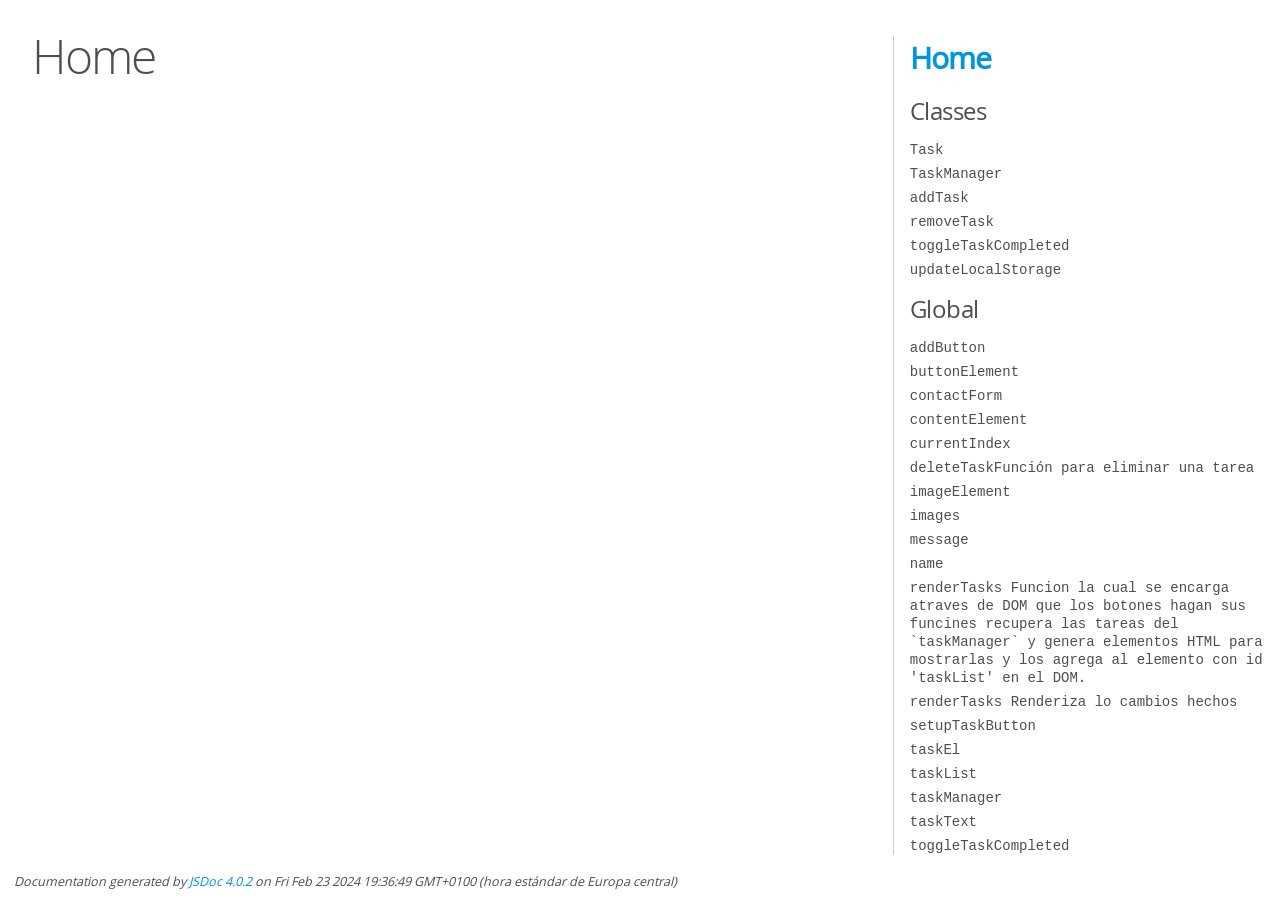
<file: js/out/index.html>
<!DOCTYPE html>
<html lang="en">
<head>
    <meta charset="utf-8">
    <title>JSDoc: Home</title>

    <script src="scripts/prettify/prettify.js"> </script>
    <script src="scripts/prettify/lang-css.js"> </script>
    <!--[if lt IE 9]>
      <script src="//html5shiv.googlecode.com/svn/trunk/html5.js"></script>
    <![endif]-->
    <link type="text/css" rel="stylesheet" href="styles/prettify-tomorrow.css">
    <link type="text/css" rel="stylesheet" href="styles/jsdoc-default.css">
</head>

<body>

<div id="main">

    <h1 class="page-title">Home</h1>

    



    


    <h3> </h3>










    









</div>

<nav>
    <h2><a href="index.html">Home</a></h2><h3>Classes</h3><ul><li><a href="Task.html">Task</a></li><li><a href="TaskManager.html">TaskManager</a></li><li><a href="TaskManager_addTask.html">addTask</a></li><li><a href="TaskManager_removeTask.html">removeTask</a></li><li><a href="TaskManager_toggleTaskCompleted.html">toggleTaskCompleted</a></li><li><a href="TaskManager_updateLocalStorage.html">updateLocalStorage</a></li></ul><h3>Global</h3><ul><li><a href="global.html#addButton">addButton</a></li><li><a href="global.html#buttonElement">buttonElement</a></li><li><a href="global.html#contactForm">contactForm</a></li><li><a href="global.html#contentElement">contentElement</a></li><li><a href="global.html#currentIndex">currentIndex</a></li><li><a href="global.html#deleteTaskFunci%25C3%25B3nparaeliminarunatarea">deleteTaskFunción para eliminar una tarea</a></li><li><a href="global.html#imageElement">imageElement</a></li><li><a href="global.html#images">images</a></li><li><a href="global.html#message">message</a></li><li><a href="global.html#name">name</a></li><li><a href="global.html#renderTasksFuncionlacualseencargaatravesdeDOMquelosbotoneshagansusfuncinesrecuperalastareasdel%2560taskManager%2560ygeneraelementosHTMLparamostrarlasylosagregaalelementoconid'taskList'enelDOM.">renderTasks   Funcion la cual se encarga atraves de DOM que los botones hagan sus funcines recupera las tareas del `taskManager` y genera elementos HTML para mostrarlas y los agrega al elemento con id 'taskList' en el DOM.</a></li><li><a href="global.html#renderTasksRenderizalocambioshechos">renderTasks Renderiza lo cambios hechos</a></li><li><a href="global.html#setupTaskButton">setupTaskButton</a></li><li><a href="global.html#taskEl">taskEl</a></li><li><a href="global.html#taskList">taskList</a></li><li><a href="global.html#taskManager">taskManager</a></li><li><a href="global.html#taskText">taskText</a></li><li><a href="global.html#toggleTaskCompleted">toggleTaskCompleted</a></li></ul>
</nav>

<br class="clear">

<footer>
    Documentation generated by <a href="https://github.com/jsdoc/jsdoc">JSDoc 4.0.2</a> on Fri Feb 23 2024 19:36:49 GMT+0100 (hora estándar de Europa central)
</footer>

<script> prettyPrint(); </script>
<script src="scripts/linenumber.js"> </script>
</body>
</html>
</file>
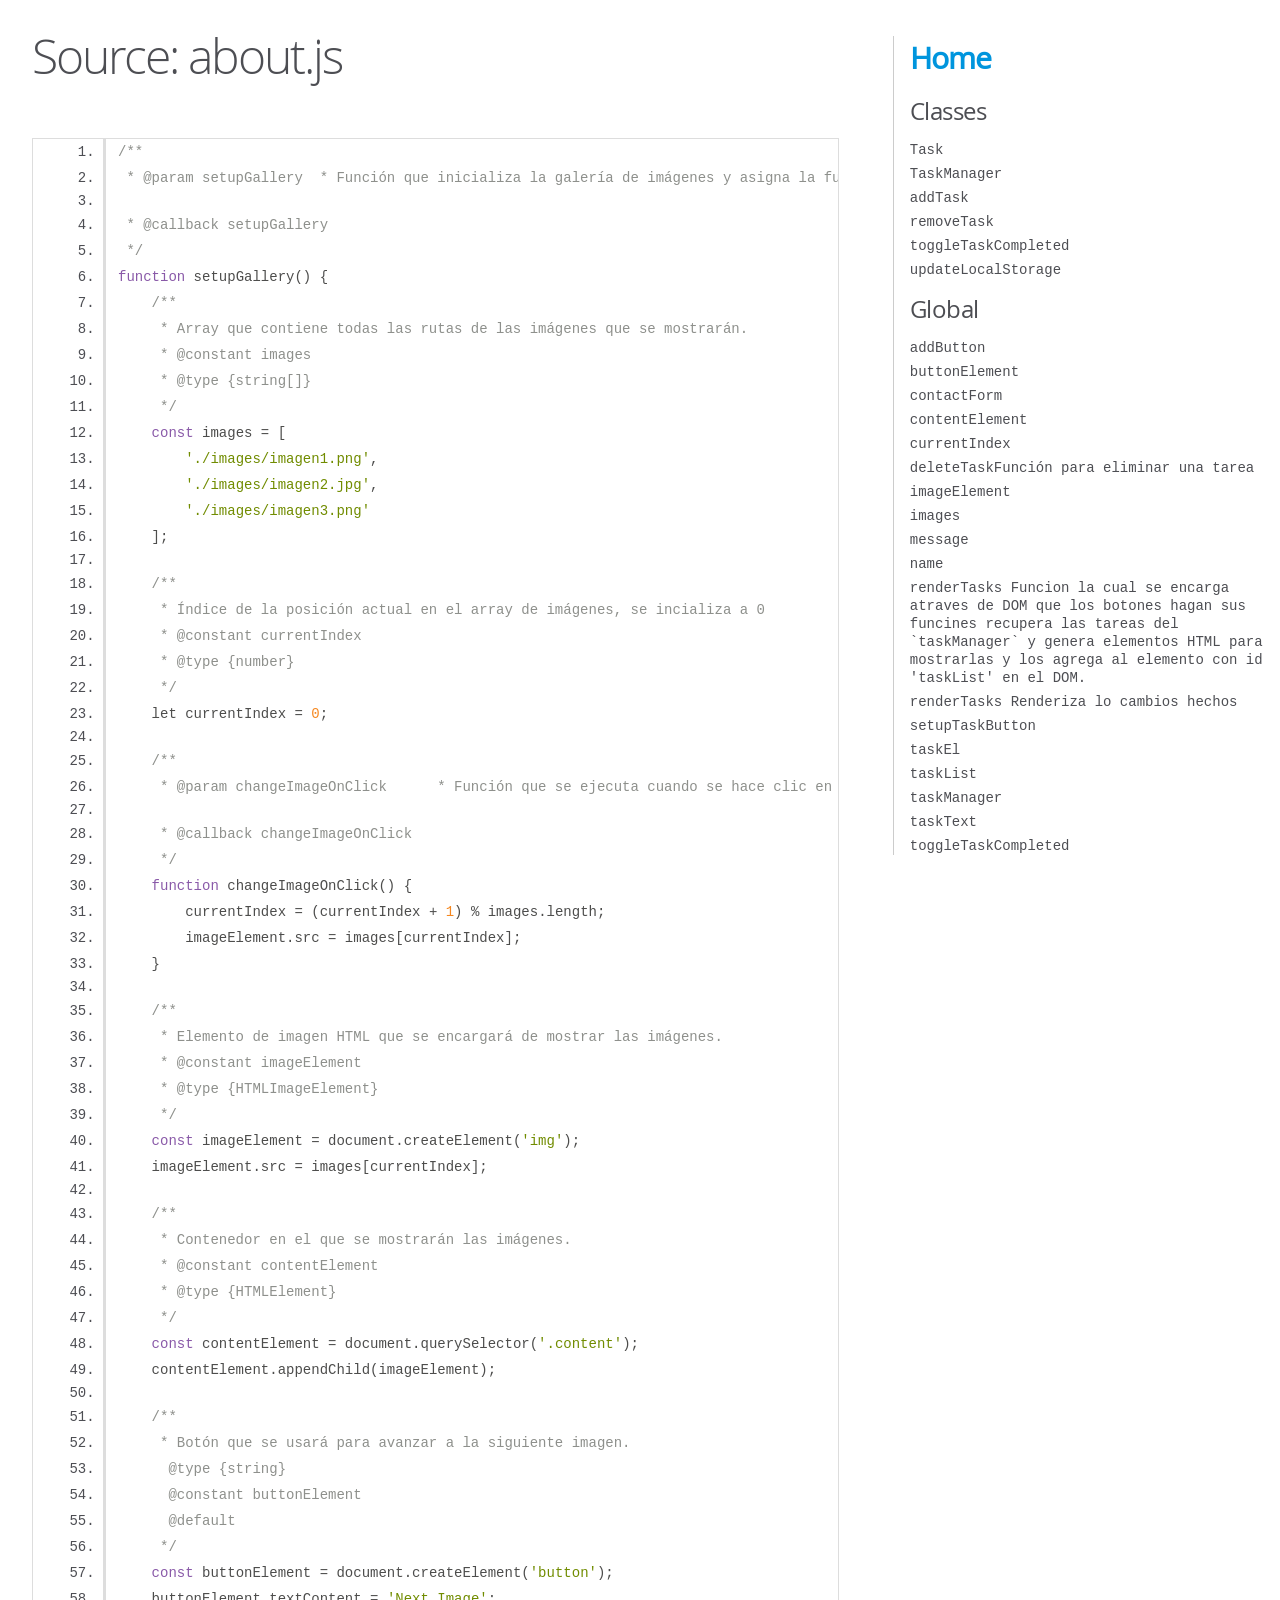
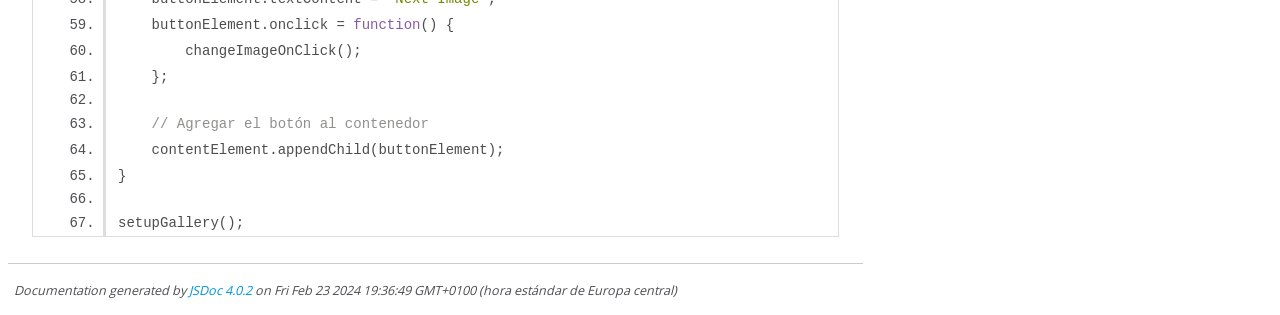
<file: js/out/about.js.html>
<!DOCTYPE html>
<html lang="en">
<head>
    <meta charset="utf-8">
    <title>JSDoc: Source: about.js</title>

    <script src="scripts/prettify/prettify.js"> </script>
    <script src="scripts/prettify/lang-css.js"> </script>
    <!--[if lt IE 9]>
      <script src="//html5shiv.googlecode.com/svn/trunk/html5.js"></script>
    <![endif]-->
    <link type="text/css" rel="stylesheet" href="styles/prettify-tomorrow.css">
    <link type="text/css" rel="stylesheet" href="styles/jsdoc-default.css">
</head>

<body>

<div id="main">

    <h1 class="page-title">Source: about.js</h1>

    



    
    <section>
        <article>
            <pre class="prettyprint source linenums"><code>/** 
 * @param setupGallery  * Función que inicializa la galería de imágenes y asigna la función de cambio de imagen al botón.

 * @callback setupGallery
 */
function setupGallery() {
    /** 
     * Array que contiene todas las rutas de las imágenes que se mostrarán.
     * @constant images 
     * @type {string[]} 
     */
    const images = [ 
        './images/imagen1.png', 
        './images/imagen2.jpg', 
        './images/imagen3.png' 
    ]; 

    /** 
     * Índice de la posición actual en el array de imágenes, se incializa a 0
     * @constant currentIndex 
     * @type {number}  
     */
    let currentIndex = 0; 

    /** 
     * @param changeImageOnClick      * Función que se ejecuta cuando se hace clic en el botón para cambiar a la siguiente imagen, incrementa el índice del array para seleccionar la siguiente imagen y actualiza la URL de la imagen.

     * @callback changeImageOnClick
     */
    function changeImageOnClick() {
        currentIndex = (currentIndex + 1) % images.length; 
        imageElement.src = images[currentIndex]; 
    }

    /** 
     * Elemento de imagen HTML que se encargará de mostrar las imágenes.
     * @constant imageElement 
     * @type {HTMLImageElement}  
     */
    const imageElement = document.createElement('img'); 
    imageElement.src = images[currentIndex]; 

    /** 
     * Contenedor en el que se mostrarán las imágenes.
     * @constant contentElement 
     * @type {HTMLElement}  
     */
    const contentElement = document.querySelector('.content');
    contentElement.appendChild(imageElement);

    /** 
     * Botón que se usará para avanzar a la siguiente imagen.
      @type {string}
      @constant buttonElement 
      @default 
     */
    const buttonElement = document.createElement('button');
    buttonElement.textContent = 'Next Image';
    buttonElement.onclick = function() {
        changeImageOnClick();
    };

    // Agregar el botón al contenedor
    contentElement.appendChild(buttonElement);
}

setupGallery();
</code></pre>
        </article>
    </section>




</div>

<nav>
    <h2><a href="index.html">Home</a></h2><h3>Classes</h3><ul><li><a href="Task.html">Task</a></li><li><a href="TaskManager.html">TaskManager</a></li><li><a href="TaskManager_addTask.html">addTask</a></li><li><a href="TaskManager_removeTask.html">removeTask</a></li><li><a href="TaskManager_toggleTaskCompleted.html">toggleTaskCompleted</a></li><li><a href="TaskManager_updateLocalStorage.html">updateLocalStorage</a></li></ul><h3>Global</h3><ul><li><a href="global.html#addButton">addButton</a></li><li><a href="global.html#buttonElement">buttonElement</a></li><li><a href="global.html#contactForm">contactForm</a></li><li><a href="global.html#contentElement">contentElement</a></li><li><a href="global.html#currentIndex">currentIndex</a></li><li><a href="global.html#deleteTaskFunci%25C3%25B3nparaeliminarunatarea">deleteTaskFunción para eliminar una tarea</a></li><li><a href="global.html#imageElement">imageElement</a></li><li><a href="global.html#images">images</a></li><li><a href="global.html#message">message</a></li><li><a href="global.html#name">name</a></li><li><a href="global.html#renderTasksFuncionlacualseencargaatravesdeDOMquelosbotoneshagansusfuncinesrecuperalastareasdel%2560taskManager%2560ygeneraelementosHTMLparamostrarlasylosagregaalelementoconid'taskList'enelDOM.">renderTasks   Funcion la cual se encarga atraves de DOM que los botones hagan sus funcines recupera las tareas del `taskManager` y genera elementos HTML para mostrarlas y los agrega al elemento con id 'taskList' en el DOM.</a></li><li><a href="global.html#renderTasksRenderizalocambioshechos">renderTasks Renderiza lo cambios hechos</a></li><li><a href="global.html#setupTaskButton">setupTaskButton</a></li><li><a href="global.html#taskEl">taskEl</a></li><li><a href="global.html#taskList">taskList</a></li><li><a href="global.html#taskManager">taskManager</a></li><li><a href="global.html#taskText">taskText</a></li><li><a href="global.html#toggleTaskCompleted">toggleTaskCompleted</a></li></ul>
</nav>

<br class="clear">

<footer>
    Documentation generated by <a href="https://github.com/jsdoc/jsdoc">JSDoc 4.0.2</a> on Fri Feb 23 2024 19:36:49 GMT+0100 (hora estándar de Europa central)
</footer>

<script> prettyPrint(); </script>
<script src="scripts/linenumber.js"> </script>
</body>
</html>
</file>
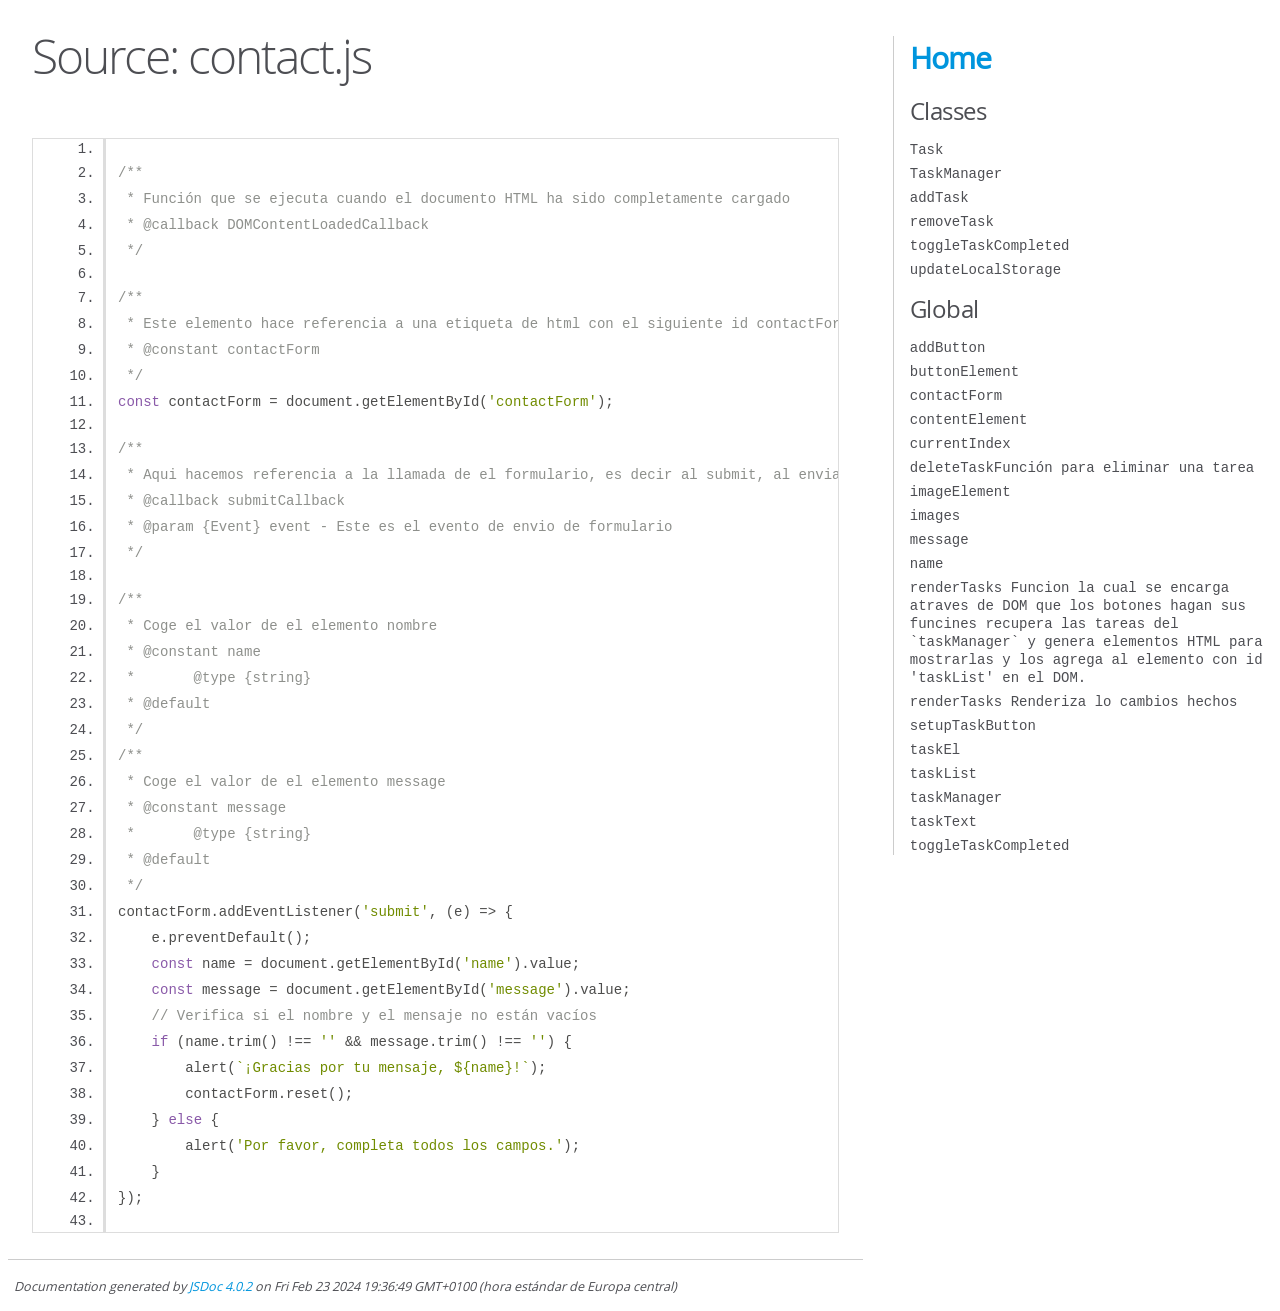
<file: js/out/contact.js.html>
<!DOCTYPE html>
<html lang="en">
<head>
    <meta charset="utf-8">
    <title>JSDoc: Source: contact.js</title>

    <script src="scripts/prettify/prettify.js"> </script>
    <script src="scripts/prettify/lang-css.js"> </script>
    <!--[if lt IE 9]>
      <script src="//html5shiv.googlecode.com/svn/trunk/html5.js"></script>
    <![endif]-->
    <link type="text/css" rel="stylesheet" href="styles/prettify-tomorrow.css">
    <link type="text/css" rel="stylesheet" href="styles/jsdoc-default.css">
</head>

<body>

<div id="main">

    <h1 class="page-title">Source: contact.js</h1>

    



    
    <section>
        <article>
            <pre class="prettyprint source linenums"><code>
/** 
 * Función que se ejecuta cuando el documento HTML ha sido completamente cargado
 * @callback DOMContentLoadedCallback
 */

/** 
 * Este elemento hace referencia a una etiqueta de html con el siguiente id contactForm al seleccionarlo ya podemos modificarlo
 * @constant contactForm
 */
const contactForm = document.getElementById('contactForm');

/** 
 * Aqui hacemos referencia a la llamada de el formulario, es decir al submit, al enviarlo se modificaran
 * @callback submitCallback
 * @param {Event} event - Este es el evento de envio de formulario
 */

/**
 * Coge el valor de el elemento nombre 
 * @constant name
 *       @type {string}
 * @default 
 */
/**
 * Coge el valor de el elemento message 
 * @constant message
 *       @type {string}
 * @default 
 */
contactForm.addEventListener('submit', (e) => {
    e.preventDefault(); 
    const name = document.getElementById('name').value;
    const message = document.getElementById('message').value;
    // Verifica si el nombre y el mensaje no están vacíos
    if (name.trim() !== '' &amp;&amp; message.trim() !== '') {
        alert(`¡Gracias por tu mensaje, ${name}!`);
        contactForm.reset(); 
    } else {
        alert('Por favor, completa todos los campos.');
    }
});

</code></pre>
        </article>
    </section>




</div>

<nav>
    <h2><a href="index.html">Home</a></h2><h3>Classes</h3><ul><li><a href="Task.html">Task</a></li><li><a href="TaskManager.html">TaskManager</a></li><li><a href="TaskManager_addTask.html">addTask</a></li><li><a href="TaskManager_removeTask.html">removeTask</a></li><li><a href="TaskManager_toggleTaskCompleted.html">toggleTaskCompleted</a></li><li><a href="TaskManager_updateLocalStorage.html">updateLocalStorage</a></li></ul><h3>Global</h3><ul><li><a href="global.html#addButton">addButton</a></li><li><a href="global.html#buttonElement">buttonElement</a></li><li><a href="global.html#contactForm">contactForm</a></li><li><a href="global.html#contentElement">contentElement</a></li><li><a href="global.html#currentIndex">currentIndex</a></li><li><a href="global.html#deleteTaskFunci%25C3%25B3nparaeliminarunatarea">deleteTaskFunción para eliminar una tarea</a></li><li><a href="global.html#imageElement">imageElement</a></li><li><a href="global.html#images">images</a></li><li><a href="global.html#message">message</a></li><li><a href="global.html#name">name</a></li><li><a href="global.html#renderTasksFuncionlacualseencargaatravesdeDOMquelosbotoneshagansusfuncinesrecuperalastareasdel%2560taskManager%2560ygeneraelementosHTMLparamostrarlasylosagregaalelementoconid'taskList'enelDOM.">renderTasks   Funcion la cual se encarga atraves de DOM que los botones hagan sus funcines recupera las tareas del `taskManager` y genera elementos HTML para mostrarlas y los agrega al elemento con id 'taskList' en el DOM.</a></li><li><a href="global.html#renderTasksRenderizalocambioshechos">renderTasks Renderiza lo cambios hechos</a></li><li><a href="global.html#setupTaskButton">setupTaskButton</a></li><li><a href="global.html#taskEl">taskEl</a></li><li><a href="global.html#taskList">taskList</a></li><li><a href="global.html#taskManager">taskManager</a></li><li><a href="global.html#taskText">taskText</a></li><li><a href="global.html#toggleTaskCompleted">toggleTaskCompleted</a></li></ul>
</nav>

<br class="clear">

<footer>
    Documentation generated by <a href="https://github.com/jsdoc/jsdoc">JSDoc 4.0.2</a> on Fri Feb 23 2024 19:36:49 GMT+0100 (hora estándar de Europa central)
</footer>

<script> prettyPrint(); </script>
<script src="scripts/linenumber.js"> </script>
</body>
</html>
</file>
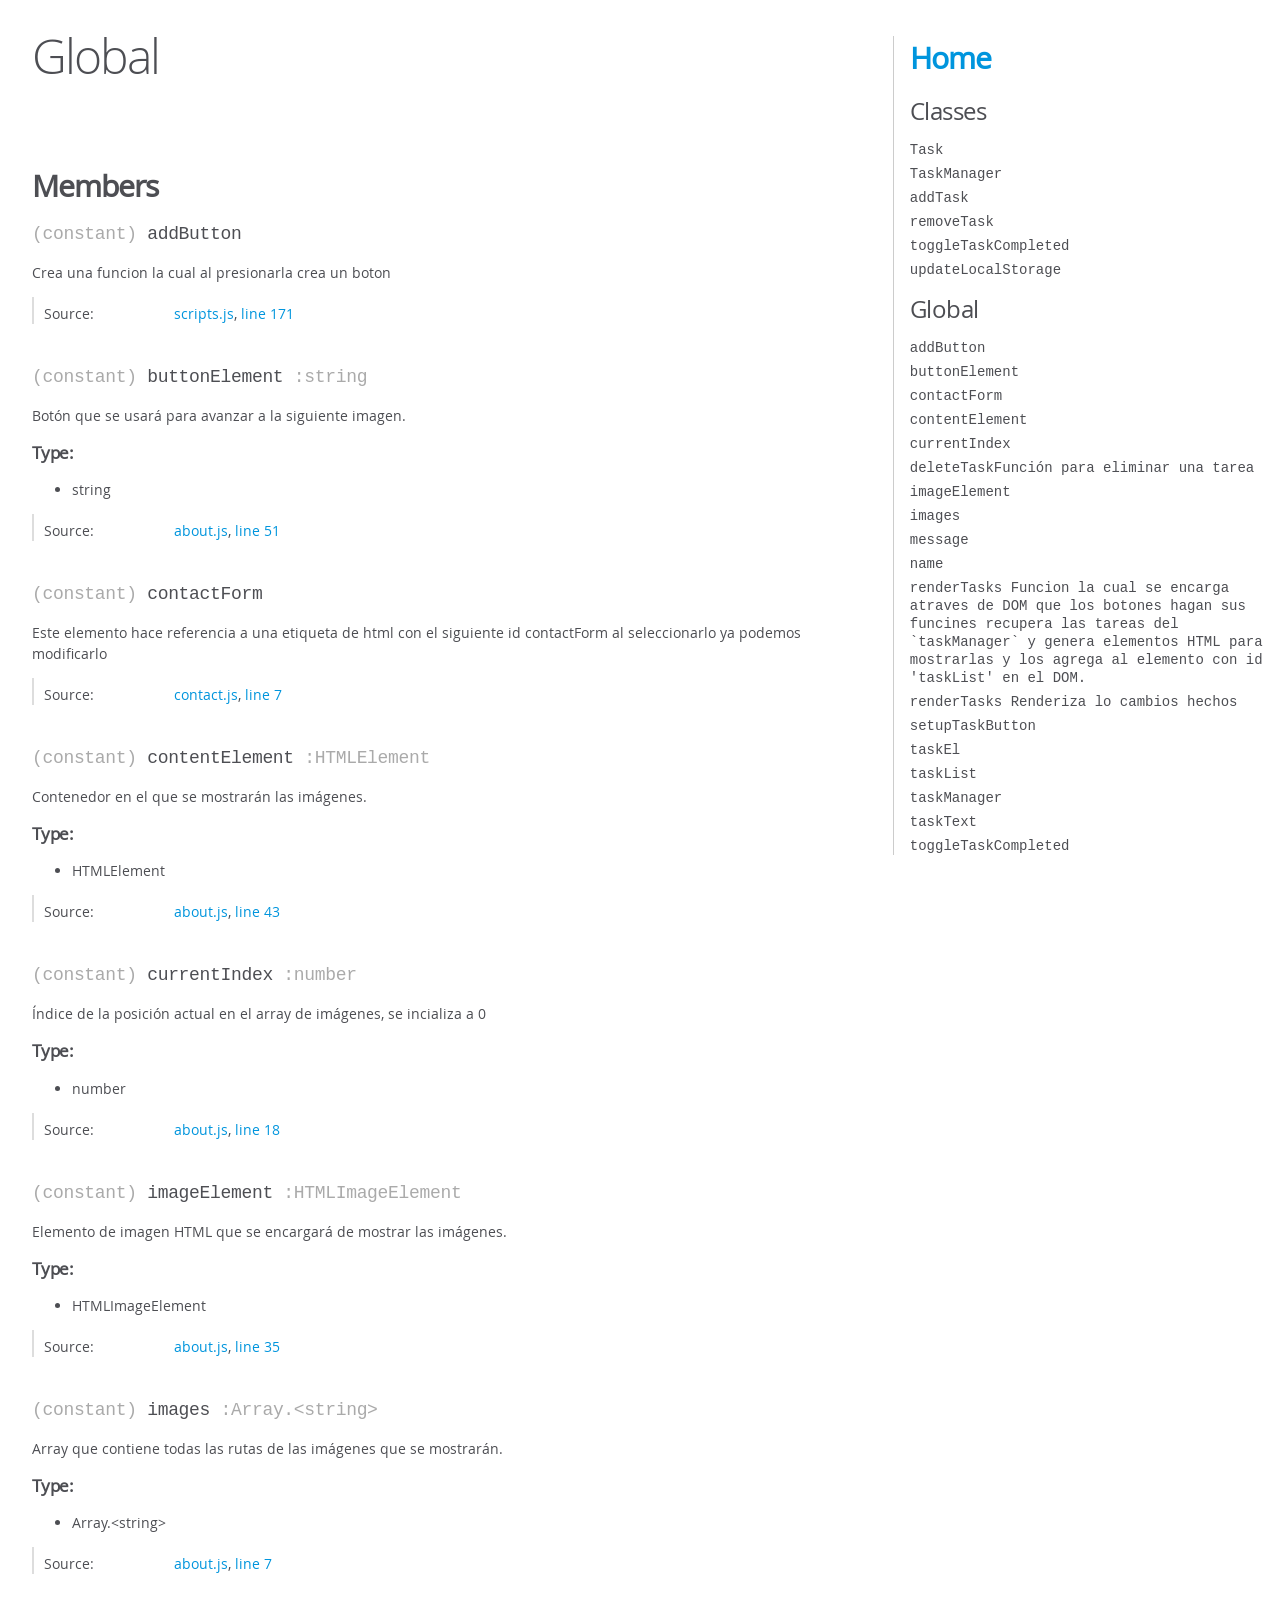
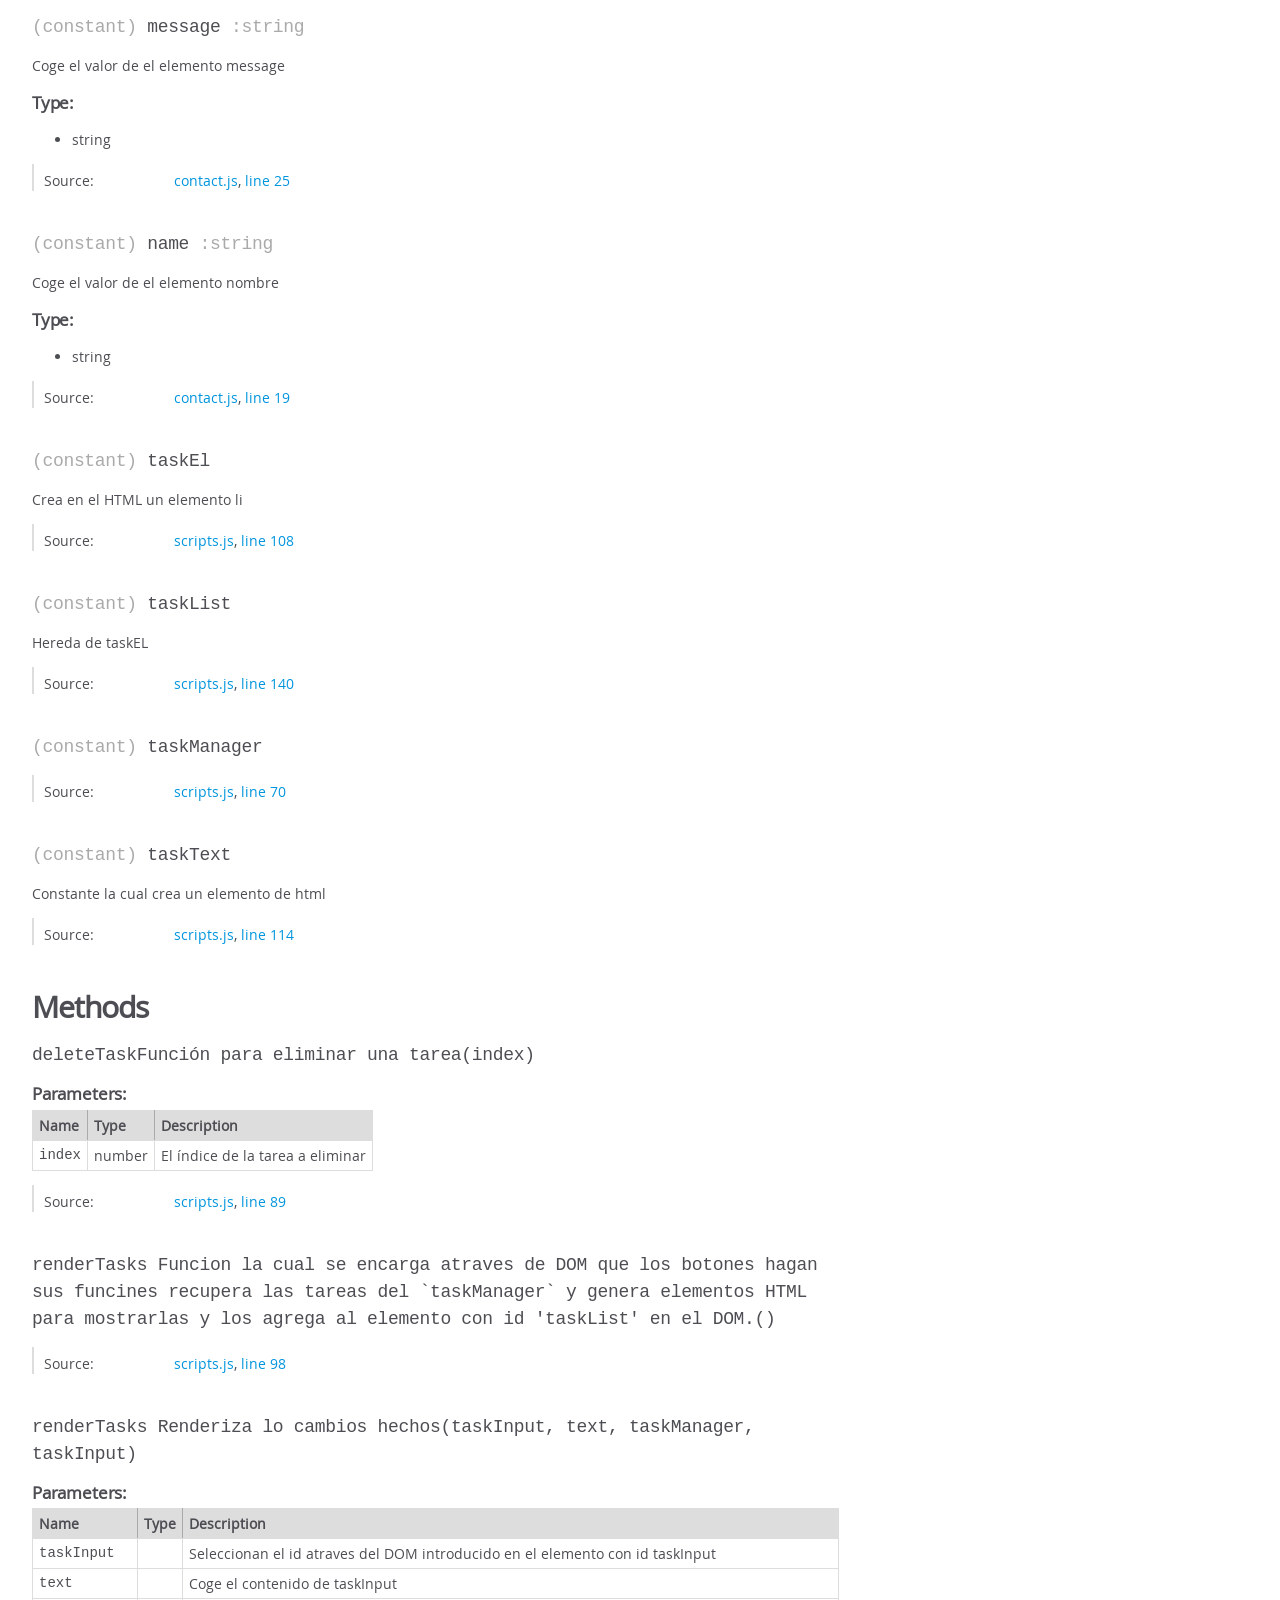
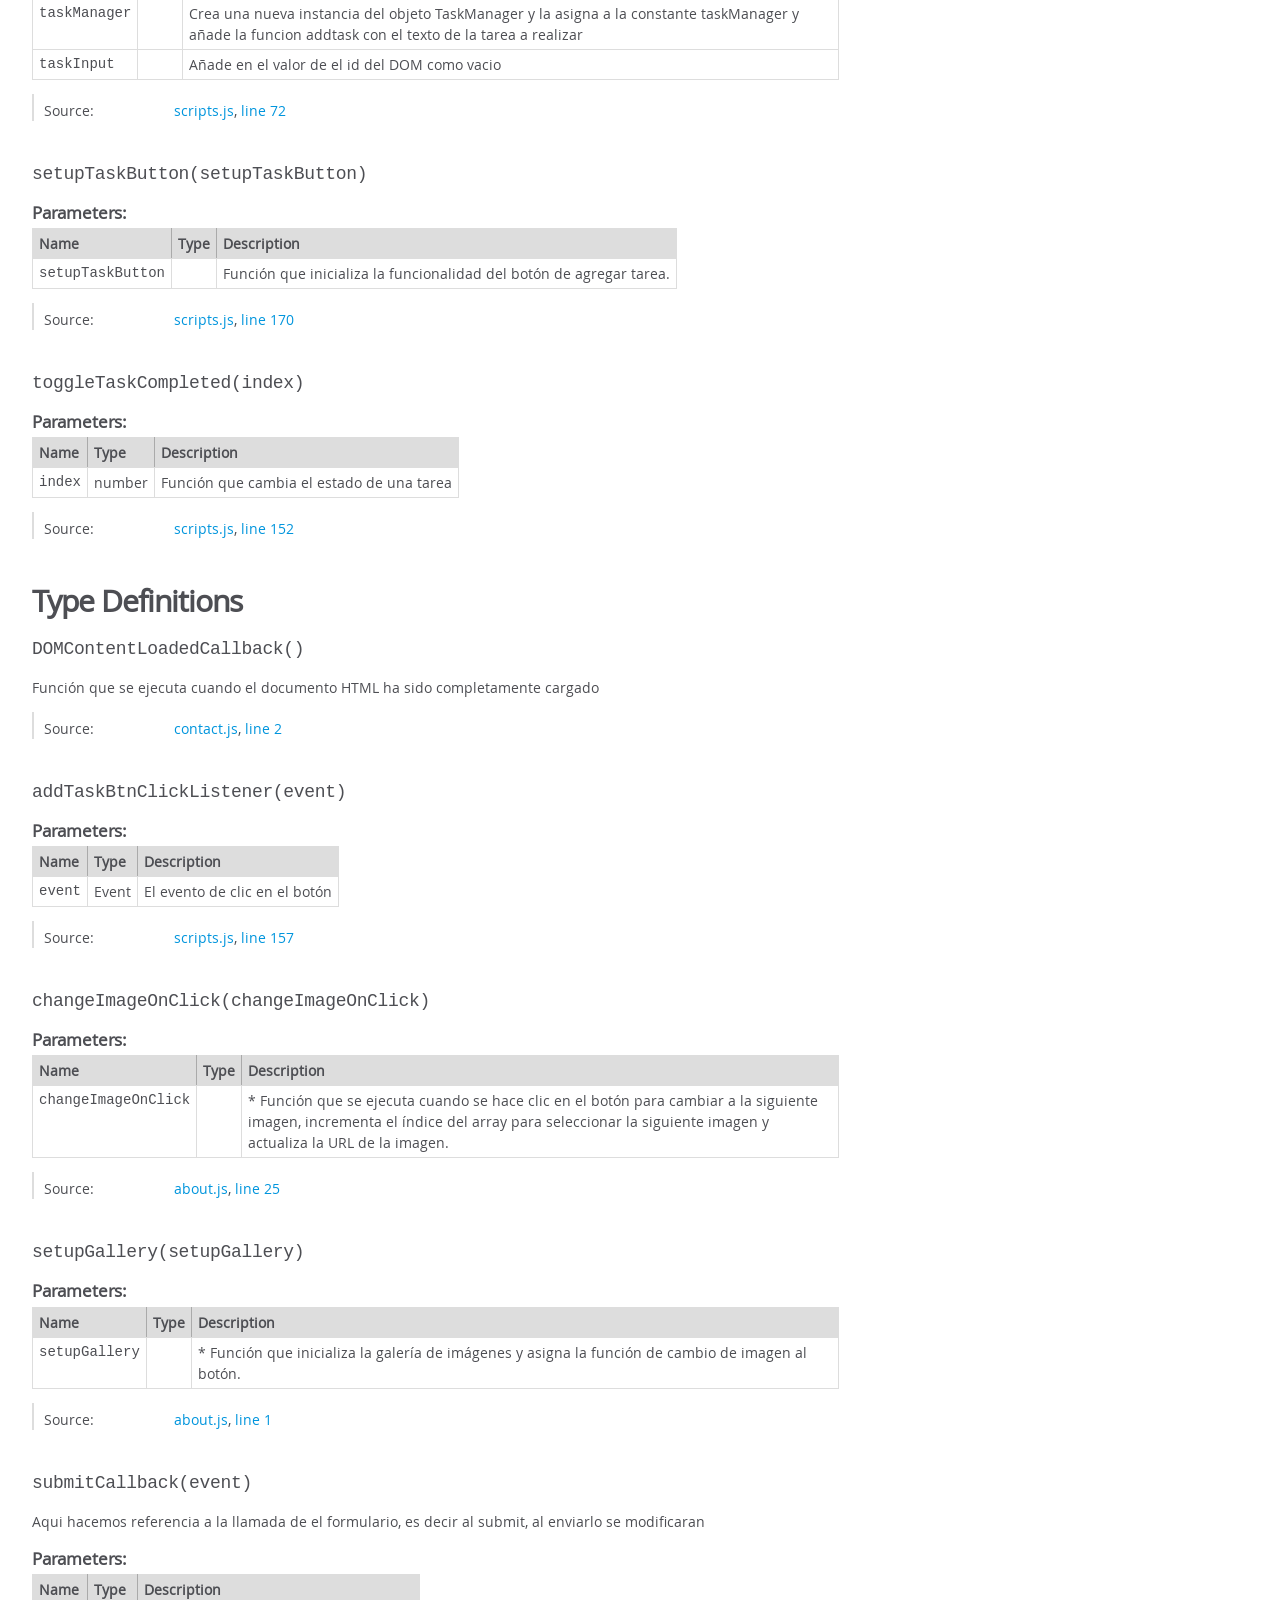
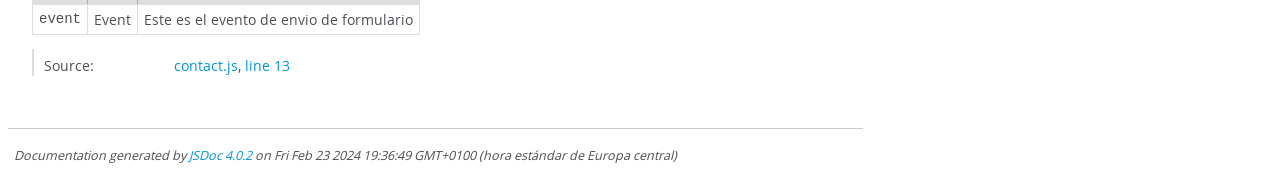
<file: js/out/global.html>
<!DOCTYPE html>
<html lang="en">
<head>
    <meta charset="utf-8">
    <title>JSDoc: Global</title>

    <script src="scripts/prettify/prettify.js"> </script>
    <script src="scripts/prettify/lang-css.js"> </script>
    <!--[if lt IE 9]>
      <script src="//html5shiv.googlecode.com/svn/trunk/html5.js"></script>
    <![endif]-->
    <link type="text/css" rel="stylesheet" href="styles/prettify-tomorrow.css">
    <link type="text/css" rel="stylesheet" href="styles/jsdoc-default.css">
</head>

<body>

<div id="main">

    <h1 class="page-title">Global</h1>

    




<section>

<header>
    
        <h2></h2>
        
    
</header>

<article>
    <div class="container-overview">
    
        

        


<dl class="details">

    

    

    

    

    

    

    

    

    

    

    

    

    

    

    

    
</dl>


        
    
    </div>

    

    

    

    

    

    

    
        <h3 class="subsection-title">Members</h3>

        
            
<h4 class="name" id="addButton"><span class="type-signature">(constant) </span>addButton<span class="type-signature"></span></h4>




<div class="description">
    Crea una funcion la cual al presionarla crea un boton
</div>







<dl class="details">

    

    

    

    

    

    

    

    

    

    

    

    

    
    <dt class="tag-source">Source:</dt>
    <dd class="tag-source"><ul class="dummy"><li>
        <a href="scripts.js.html">scripts.js</a>, <a href="scripts.js.html#line171">line 171</a>
    </li></ul></dd>
    

    

    

    
</dl>






        
            
<h4 class="name" id="buttonElement"><span class="type-signature">(constant) </span>buttonElement<span class="type-signature"> :string</span></h4>




<div class="description">
    Botón que se usará para avanzar a la siguiente imagen.
</div>



    <h5>Type:</h5>
    <ul>
        <li>
            
<span class="param-type">string</span>


        </li>
    </ul>





<dl class="details">

    

    

    

    

    

    

    

    

    

    

    

    

    
    <dt class="tag-source">Source:</dt>
    <dd class="tag-source"><ul class="dummy"><li>
        <a href="about.js.html">about.js</a>, <a href="about.js.html#line51">line 51</a>
    </li></ul></dd>
    

    

    

    
</dl>






        
            
<h4 class="name" id="contactForm"><span class="type-signature">(constant) </span>contactForm<span class="type-signature"></span></h4>




<div class="description">
    Este elemento hace referencia a una etiqueta de html con el siguiente id contactForm al seleccionarlo ya podemos modificarlo
</div>







<dl class="details">

    

    

    

    

    

    

    

    

    

    

    

    

    
    <dt class="tag-source">Source:</dt>
    <dd class="tag-source"><ul class="dummy"><li>
        <a href="contact.js.html">contact.js</a>, <a href="contact.js.html#line7">line 7</a>
    </li></ul></dd>
    

    

    

    
</dl>






        
            
<h4 class="name" id="contentElement"><span class="type-signature">(constant) </span>contentElement<span class="type-signature"> :HTMLElement</span></h4>




<div class="description">
    Contenedor en el que se mostrarán las imágenes.
</div>



    <h5>Type:</h5>
    <ul>
        <li>
            
<span class="param-type">HTMLElement</span>


        </li>
    </ul>





<dl class="details">

    

    

    

    

    

    

    

    

    

    

    

    

    
    <dt class="tag-source">Source:</dt>
    <dd class="tag-source"><ul class="dummy"><li>
        <a href="about.js.html">about.js</a>, <a href="about.js.html#line43">line 43</a>
    </li></ul></dd>
    

    

    

    
</dl>






        
            
<h4 class="name" id="currentIndex"><span class="type-signature">(constant) </span>currentIndex<span class="type-signature"> :number</span></h4>




<div class="description">
    Índice de la posición actual en el array de imágenes, se incializa a 0
</div>



    <h5>Type:</h5>
    <ul>
        <li>
            
<span class="param-type">number</span>


        </li>
    </ul>





<dl class="details">

    

    

    

    

    

    

    

    

    

    

    

    

    
    <dt class="tag-source">Source:</dt>
    <dd class="tag-source"><ul class="dummy"><li>
        <a href="about.js.html">about.js</a>, <a href="about.js.html#line18">line 18</a>
    </li></ul></dd>
    

    

    

    
</dl>






        
            
<h4 class="name" id="imageElement"><span class="type-signature">(constant) </span>imageElement<span class="type-signature"> :HTMLImageElement</span></h4>




<div class="description">
    Elemento de imagen HTML que se encargará de mostrar las imágenes.
</div>



    <h5>Type:</h5>
    <ul>
        <li>
            
<span class="param-type">HTMLImageElement</span>


        </li>
    </ul>





<dl class="details">

    

    

    

    

    

    

    

    

    

    

    

    

    
    <dt class="tag-source">Source:</dt>
    <dd class="tag-source"><ul class="dummy"><li>
        <a href="about.js.html">about.js</a>, <a href="about.js.html#line35">line 35</a>
    </li></ul></dd>
    

    

    

    
</dl>






        
            
<h4 class="name" id="images"><span class="type-signature">(constant) </span>images<span class="type-signature"> :Array.&lt;string></span></h4>




<div class="description">
    Array que contiene todas las rutas de las imágenes que se mostrarán.
</div>



    <h5>Type:</h5>
    <ul>
        <li>
            
<span class="param-type">Array.&lt;string></span>


        </li>
    </ul>





<dl class="details">

    

    

    

    

    

    

    

    

    

    

    

    

    
    <dt class="tag-source">Source:</dt>
    <dd class="tag-source"><ul class="dummy"><li>
        <a href="about.js.html">about.js</a>, <a href="about.js.html#line7">line 7</a>
    </li></ul></dd>
    

    

    

    
</dl>






        
            
<h4 class="name" id="message"><span class="type-signature">(constant) </span>message<span class="type-signature"> :string</span></h4>




<div class="description">
    Coge el valor de el elemento message
</div>



    <h5>Type:</h5>
    <ul>
        <li>
            
<span class="param-type">string</span>


        </li>
    </ul>





<dl class="details">

    

    

    

    

    

    

    

    

    

    

    

    

    
    <dt class="tag-source">Source:</dt>
    <dd class="tag-source"><ul class="dummy"><li>
        <a href="contact.js.html">contact.js</a>, <a href="contact.js.html#line25">line 25</a>
    </li></ul></dd>
    

    

    

    
</dl>






        
            
<h4 class="name" id="name"><span class="type-signature">(constant) </span>name<span class="type-signature"> :string</span></h4>




<div class="description">
    Coge el valor de el elemento nombre
</div>



    <h5>Type:</h5>
    <ul>
        <li>
            
<span class="param-type">string</span>


        </li>
    </ul>





<dl class="details">

    

    

    

    

    

    

    

    

    

    

    

    

    
    <dt class="tag-source">Source:</dt>
    <dd class="tag-source"><ul class="dummy"><li>
        <a href="contact.js.html">contact.js</a>, <a href="contact.js.html#line19">line 19</a>
    </li></ul></dd>
    

    

    

    
</dl>






        
            
<h4 class="name" id="taskEl"><span class="type-signature">(constant) </span>taskEl<span class="type-signature"></span></h4>




<div class="description">
    Crea en el HTML un elemento li
</div>







<dl class="details">

    

    

    

    

    

    

    

    

    

    

    

    

    
    <dt class="tag-source">Source:</dt>
    <dd class="tag-source"><ul class="dummy"><li>
        <a href="scripts.js.html">scripts.js</a>, <a href="scripts.js.html#line108">line 108</a>
    </li></ul></dd>
    

    

    

    
</dl>






        
            
<h4 class="name" id="taskList"><span class="type-signature">(constant) </span>taskList<span class="type-signature"></span></h4>




<div class="description">
    Hereda de taskEL
</div>







<dl class="details">

    

    

    

    

    

    

    

    

    

    

    

    

    
    <dt class="tag-source">Source:</dt>
    <dd class="tag-source"><ul class="dummy"><li>
        <a href="scripts.js.html">scripts.js</a>, <a href="scripts.js.html#line140">line 140</a>
    </li></ul></dd>
    

    

    

    
</dl>






        
            
<h4 class="name" id="taskManager"><span class="type-signature">(constant) </span>taskManager<span class="type-signature"></span></h4>










<dl class="details">

    

    

    

    

    

    

    

    

    

    

    

    

    
    <dt class="tag-source">Source:</dt>
    <dd class="tag-source"><ul class="dummy"><li>
        <a href="scripts.js.html">scripts.js</a>, <a href="scripts.js.html#line70">line 70</a>
    </li></ul></dd>
    

    

    

    
</dl>






        
            
<h4 class="name" id="taskText"><span class="type-signature">(constant) </span>taskText<span class="type-signature"></span></h4>




<div class="description">
    Constante la cual crea un elemento de html
</div>







<dl class="details">

    

    

    

    

    

    

    

    

    

    

    

    

    
    <dt class="tag-source">Source:</dt>
    <dd class="tag-source"><ul class="dummy"><li>
        <a href="scripts.js.html">scripts.js</a>, <a href="scripts.js.html#line114">line 114</a>
    </li></ul></dd>
    

    

    

    
</dl>






        
    

    
        <h3 class="subsection-title">Methods</h3>

        
            

    

    
    <h4 class="name" id="deleteTaskFunci%C3%B3nparaeliminarunatarea"><span class="type-signature"></span>deleteTaskFunción para eliminar una tarea<span class="signature">(index)</span><span class="type-signature"></span></h4>
    

    











    <h5>Parameters:</h5>
    

<table class="params">
    <thead>
    <tr>
        
        <th>Name</th>
        

        <th>Type</th>

        

        

        <th class="last">Description</th>
    </tr>
    </thead>

    <tbody>
    

        <tr>
            
                <td class="name"><code>index</code></td>
            

            <td class="type">
            
                
<span class="param-type">number</span>


            
            </td>

            

            

            <td class="description last">El índice de la tarea a eliminar</td>
        </tr>

    
    </tbody>
</table>






<dl class="details">

    

    

    

    

    

    

    

    

    

    

    

    

    
    <dt class="tag-source">Source:</dt>
    <dd class="tag-source"><ul class="dummy"><li>
        <a href="scripts.js.html">scripts.js</a>, <a href="scripts.js.html#line89">line 89</a>
    </li></ul></dd>
    

    

    

    
</dl>




















        
            

    

    
    <h4 class="name" id="renderTasksFuncionlacualseencargaatravesdeDOMquelosbotoneshagansusfuncinesrecuperalastareasdel%60taskManager%60ygeneraelementosHTMLparamostrarlasylosagregaalelementoconid'taskList'enelDOM."><span class="type-signature"></span>renderTasks   Funcion la cual se encarga atraves de DOM que los botones hagan sus funcines recupera las tareas del `taskManager` y genera elementos HTML para mostrarlas y los agrega al elemento con id 'taskList' en el DOM.<span class="signature">()</span><span class="type-signature"></span></h4>
    

    















<dl class="details">

    

    

    

    

    

    

    

    

    

    

    

    

    
    <dt class="tag-source">Source:</dt>
    <dd class="tag-source"><ul class="dummy"><li>
        <a href="scripts.js.html">scripts.js</a>, <a href="scripts.js.html#line98">line 98</a>
    </li></ul></dd>
    

    

    

    
</dl>




















        
            

    

    
    <h4 class="name" id="renderTasksRenderizalocambioshechos"><span class="type-signature"></span>renderTasks Renderiza lo cambios hechos<span class="signature">(taskInput, text, taskManager, taskInput)</span><span class="type-signature"></span></h4>
    

    











    <h5>Parameters:</h5>
    

<table class="params">
    <thead>
    <tr>
        
        <th>Name</th>
        

        <th>Type</th>

        

        

        <th class="last">Description</th>
    </tr>
    </thead>

    <tbody>
    

        <tr>
            
                <td class="name"><code>taskInput</code></td>
            

            <td class="type">
            
            </td>

            

            

            <td class="description last">Seleccionan el id atraves del DOM introducido en el elemento con id taskInput</td>
        </tr>

    

        <tr>
            
                <td class="name"><code>text</code></td>
            

            <td class="type">
            
            </td>

            

            

            <td class="description last">Coge el contenido de taskInput</td>
        </tr>

    

        <tr>
            
                <td class="name"><code>taskManager</code></td>
            

            <td class="type">
            
            </td>

            

            

            <td class="description last">Crea una nueva instancia del objeto TaskManager y la asigna a la constante taskManager y añade la funcion addtask con el texto de la tarea a realizar</td>
        </tr>

    

        <tr>
            
                <td class="name"><code>taskInput</code></td>
            

            <td class="type">
            
            </td>

            

            

            <td class="description last">Añade en el valor de el id del DOM como vacio</td>
        </tr>

    
    </tbody>
</table>






<dl class="details">

    

    

    

    

    

    

    

    

    

    

    

    

    
    <dt class="tag-source">Source:</dt>
    <dd class="tag-source"><ul class="dummy"><li>
        <a href="scripts.js.html">scripts.js</a>, <a href="scripts.js.html#line72">line 72</a>
    </li></ul></dd>
    

    

    

    
</dl>




















        
            

    

    
    <h4 class="name" id="setupTaskButton"><span class="type-signature"></span>setupTaskButton<span class="signature">(setupTaskButton)</span><span class="type-signature"></span></h4>
    

    











    <h5>Parameters:</h5>
    

<table class="params">
    <thead>
    <tr>
        
        <th>Name</th>
        

        <th>Type</th>

        

        

        <th class="last">Description</th>
    </tr>
    </thead>

    <tbody>
    

        <tr>
            
                <td class="name"><code>setupTaskButton</code></td>
            

            <td class="type">
            
            </td>

            

            

            <td class="description last">Función que inicializa la funcionalidad del botón de agregar tarea.</td>
        </tr>

    
    </tbody>
</table>






<dl class="details">

    

    

    

    

    

    

    

    

    

    

    

    

    
    <dt class="tag-source">Source:</dt>
    <dd class="tag-source"><ul class="dummy"><li>
        <a href="scripts.js.html">scripts.js</a>, <a href="scripts.js.html#line170">line 170</a>
    </li></ul></dd>
    

    

    

    
</dl>




















        
            

    

    
    <h4 class="name" id="toggleTaskCompleted"><span class="type-signature"></span>toggleTaskCompleted<span class="signature">(index)</span><span class="type-signature"></span></h4>
    

    











    <h5>Parameters:</h5>
    

<table class="params">
    <thead>
    <tr>
        
        <th>Name</th>
        

        <th>Type</th>

        

        

        <th class="last">Description</th>
    </tr>
    </thead>

    <tbody>
    

        <tr>
            
                <td class="name"><code>index</code></td>
            

            <td class="type">
            
                
<span class="param-type">number</span>


            
            </td>

            

            

            <td class="description last">Función que cambia el estado  de una tarea</td>
        </tr>

    
    </tbody>
</table>






<dl class="details">

    

    

    

    

    

    

    

    

    

    

    

    

    
    <dt class="tag-source">Source:</dt>
    <dd class="tag-source"><ul class="dummy"><li>
        <a href="scripts.js.html">scripts.js</a>, <a href="scripts.js.html#line152">line 152</a>
    </li></ul></dd>
    

    

    

    
</dl>




















        
    

    
        <h3 class="subsection-title">Type Definitions</h3>

        
                

    

    
    <h4 class="name" id="DOMContentLoadedCallback"><span class="type-signature"></span>DOMContentLoadedCallback<span class="signature">()</span><span class="type-signature"></span></h4>
    

    



<div class="description">
    Función que se ejecuta cuando el documento HTML ha sido completamente cargado
</div>













<dl class="details">

    

    

    

    

    

    

    

    

    

    

    

    

    
    <dt class="tag-source">Source:</dt>
    <dd class="tag-source"><ul class="dummy"><li>
        <a href="contact.js.html">contact.js</a>, <a href="contact.js.html#line2">line 2</a>
    </li></ul></dd>
    

    

    

    
</dl>




















            
                

    

    
    <h4 class="name" id="addTaskBtnClickListener"><span class="type-signature"></span>addTaskBtnClickListener<span class="signature">(event)</span><span class="type-signature"></span></h4>
    

    











    <h5>Parameters:</h5>
    

<table class="params">
    <thead>
    <tr>
        
        <th>Name</th>
        

        <th>Type</th>

        

        

        <th class="last">Description</th>
    </tr>
    </thead>

    <tbody>
    

        <tr>
            
                <td class="name"><code>event</code></td>
            

            <td class="type">
            
                
<span class="param-type">Event</span>


            
            </td>

            

            

            <td class="description last">El evento de clic en el botón</td>
        </tr>

    
    </tbody>
</table>






<dl class="details">

    

    

    

    

    

    

    

    

    

    

    

    

    
    <dt class="tag-source">Source:</dt>
    <dd class="tag-source"><ul class="dummy"><li>
        <a href="scripts.js.html">scripts.js</a>, <a href="scripts.js.html#line157">line 157</a>
    </li></ul></dd>
    

    

    

    
</dl>




















            
                

    

    
    <h4 class="name" id="changeImageOnClick"><span class="type-signature"></span>changeImageOnClick<span class="signature">(changeImageOnClick)</span><span class="type-signature"></span></h4>
    

    











    <h5>Parameters:</h5>
    

<table class="params">
    <thead>
    <tr>
        
        <th>Name</th>
        

        <th>Type</th>

        

        

        <th class="last">Description</th>
    </tr>
    </thead>

    <tbody>
    

        <tr>
            
                <td class="name"><code>changeImageOnClick</code></td>
            

            <td class="type">
            
            </td>

            

            

            <td class="description last">* Función que se ejecuta cuando se hace clic en el botón para cambiar a la siguiente imagen, incrementa el índice del array para seleccionar la siguiente imagen y actualiza la URL de la imagen.</td>
        </tr>

    
    </tbody>
</table>






<dl class="details">

    

    

    

    

    

    

    

    

    

    

    

    

    
    <dt class="tag-source">Source:</dt>
    <dd class="tag-source"><ul class="dummy"><li>
        <a href="about.js.html">about.js</a>, <a href="about.js.html#line25">line 25</a>
    </li></ul></dd>
    

    

    

    
</dl>




















            
                

    

    
    <h4 class="name" id="setupGallery"><span class="type-signature"></span>setupGallery<span class="signature">(setupGallery)</span><span class="type-signature"></span></h4>
    

    











    <h5>Parameters:</h5>
    

<table class="params">
    <thead>
    <tr>
        
        <th>Name</th>
        

        <th>Type</th>

        

        

        <th class="last">Description</th>
    </tr>
    </thead>

    <tbody>
    

        <tr>
            
                <td class="name"><code>setupGallery</code></td>
            

            <td class="type">
            
            </td>

            

            

            <td class="description last">* Función que inicializa la galería de imágenes y asigna la función de cambio de imagen al botón.</td>
        </tr>

    
    </tbody>
</table>






<dl class="details">

    

    

    

    

    

    

    

    

    

    

    

    

    
    <dt class="tag-source">Source:</dt>
    <dd class="tag-source"><ul class="dummy"><li>
        <a href="about.js.html">about.js</a>, <a href="about.js.html#line1">line 1</a>
    </li></ul></dd>
    

    

    

    
</dl>




















            
                

    

    
    <h4 class="name" id="submitCallback"><span class="type-signature"></span>submitCallback<span class="signature">(event)</span><span class="type-signature"></span></h4>
    

    



<div class="description">
    Aqui hacemos referencia a la llamada de el formulario, es decir al submit, al enviarlo se modificaran
</div>









    <h5>Parameters:</h5>
    

<table class="params">
    <thead>
    <tr>
        
        <th>Name</th>
        

        <th>Type</th>

        

        

        <th class="last">Description</th>
    </tr>
    </thead>

    <tbody>
    

        <tr>
            
                <td class="name"><code>event</code></td>
            

            <td class="type">
            
                
<span class="param-type">Event</span>


            
            </td>

            

            

            <td class="description last">Este es el evento de envio de formulario</td>
        </tr>

    
    </tbody>
</table>






<dl class="details">

    

    

    

    

    

    

    

    

    

    

    

    

    
    <dt class="tag-source">Source:</dt>
    <dd class="tag-source"><ul class="dummy"><li>
        <a href="contact.js.html">contact.js</a>, <a href="contact.js.html#line13">line 13</a>
    </li></ul></dd>
    

    

    

    
</dl>




















            
    

    
</article>

</section>




</div>

<nav>
    <h2><a href="index.html">Home</a></h2><h3>Classes</h3><ul><li><a href="Task.html">Task</a></li><li><a href="TaskManager.html">TaskManager</a></li><li><a href="TaskManager_addTask.html">addTask</a></li><li><a href="TaskManager_removeTask.html">removeTask</a></li><li><a href="TaskManager_toggleTaskCompleted.html">toggleTaskCompleted</a></li><li><a href="TaskManager_updateLocalStorage.html">updateLocalStorage</a></li></ul><h3>Global</h3><ul><li><a href="global.html#addButton">addButton</a></li><li><a href="global.html#buttonElement">buttonElement</a></li><li><a href="global.html#contactForm">contactForm</a></li><li><a href="global.html#contentElement">contentElement</a></li><li><a href="global.html#currentIndex">currentIndex</a></li><li><a href="global.html#deleteTaskFunci%25C3%25B3nparaeliminarunatarea">deleteTaskFunción para eliminar una tarea</a></li><li><a href="global.html#imageElement">imageElement</a></li><li><a href="global.html#images">images</a></li><li><a href="global.html#message">message</a></li><li><a href="global.html#name">name</a></li><li><a href="global.html#renderTasksFuncionlacualseencargaatravesdeDOMquelosbotoneshagansusfuncinesrecuperalastareasdel%2560taskManager%2560ygeneraelementosHTMLparamostrarlasylosagregaalelementoconid'taskList'enelDOM.">renderTasks   Funcion la cual se encarga atraves de DOM que los botones hagan sus funcines recupera las tareas del `taskManager` y genera elementos HTML para mostrarlas y los agrega al elemento con id 'taskList' en el DOM.</a></li><li><a href="global.html#renderTasksRenderizalocambioshechos">renderTasks Renderiza lo cambios hechos</a></li><li><a href="global.html#setupTaskButton">setupTaskButton</a></li><li><a href="global.html#taskEl">taskEl</a></li><li><a href="global.html#taskList">taskList</a></li><li><a href="global.html#taskManager">taskManager</a></li><li><a href="global.html#taskText">taskText</a></li><li><a href="global.html#toggleTaskCompleted">toggleTaskCompleted</a></li></ul>
</nav>

<br class="clear">

<footer>
    Documentation generated by <a href="https://github.com/jsdoc/jsdoc">JSDoc 4.0.2</a> on Fri Feb 23 2024 19:36:49 GMT+0100 (hora estándar de Europa central)
</footer>

<script> prettyPrint(); </script>
<script src="scripts/linenumber.js"> </script>
</body>
</html>
</file>
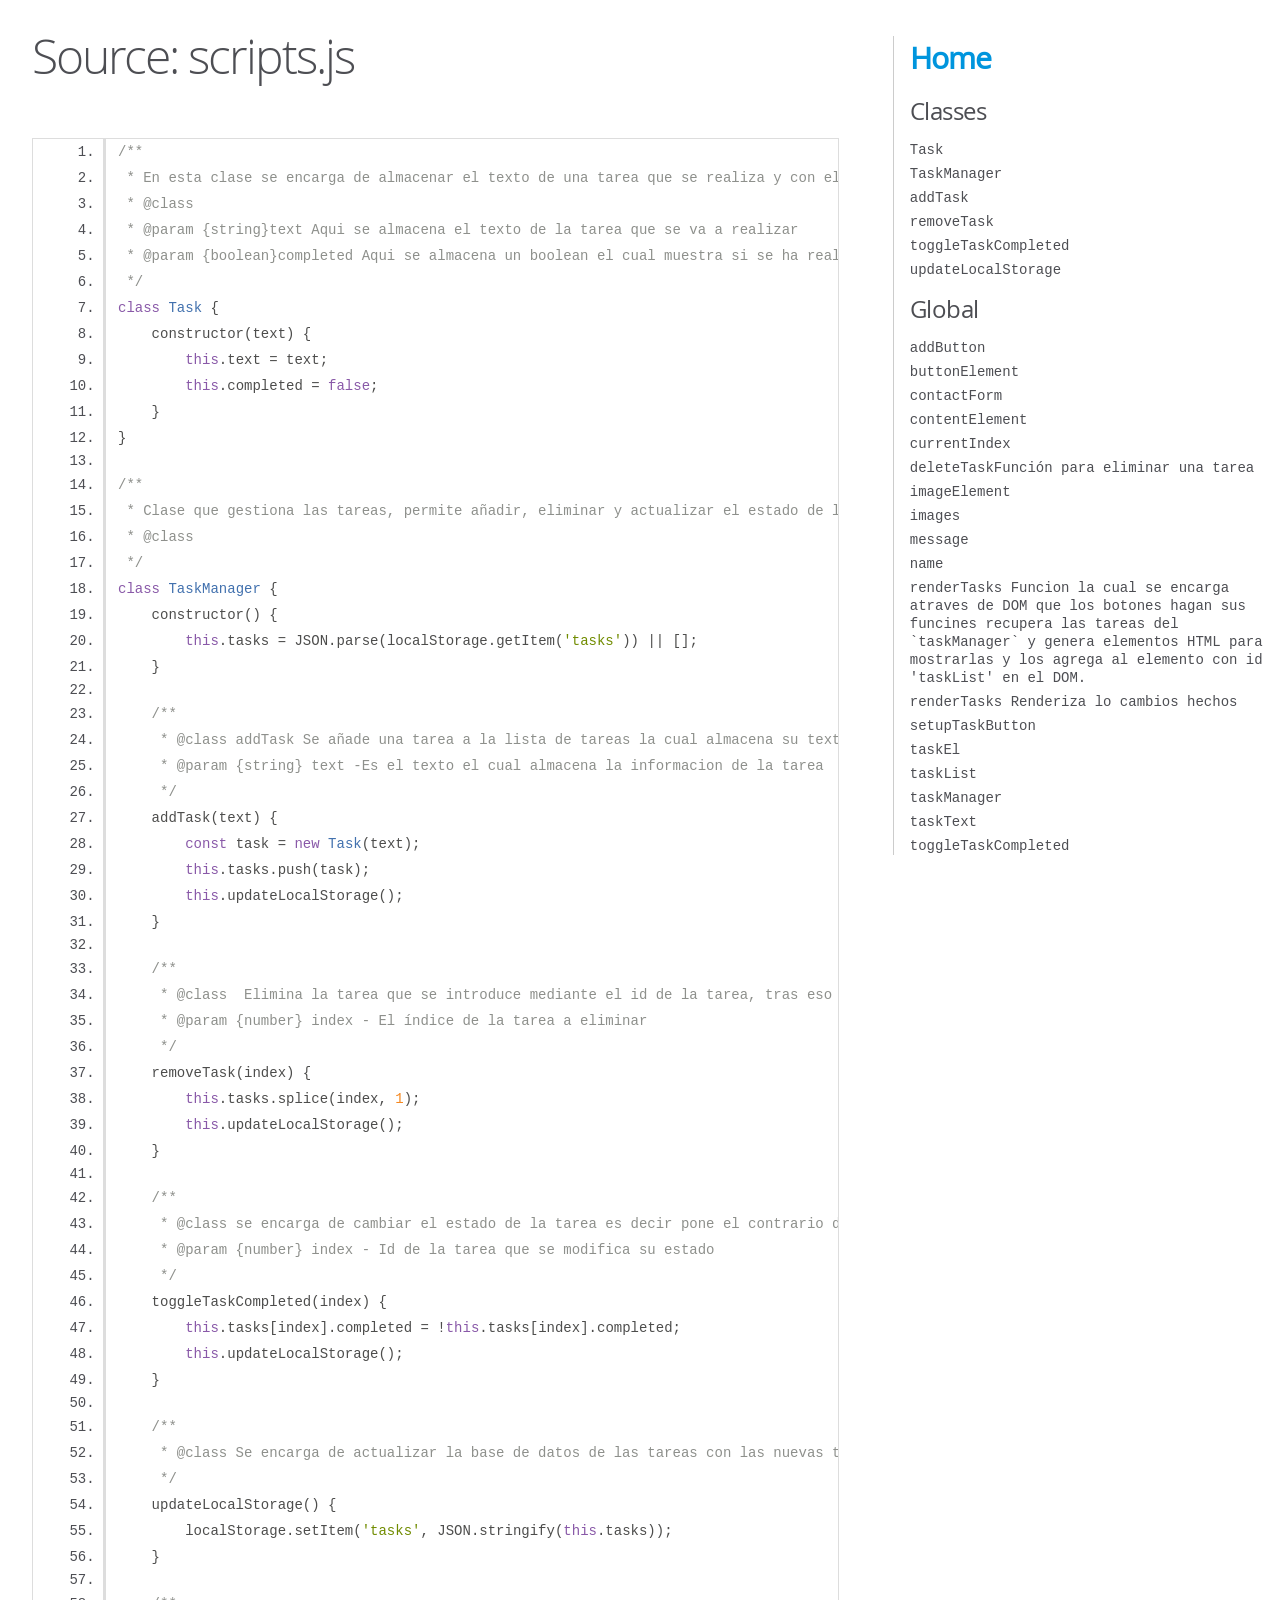
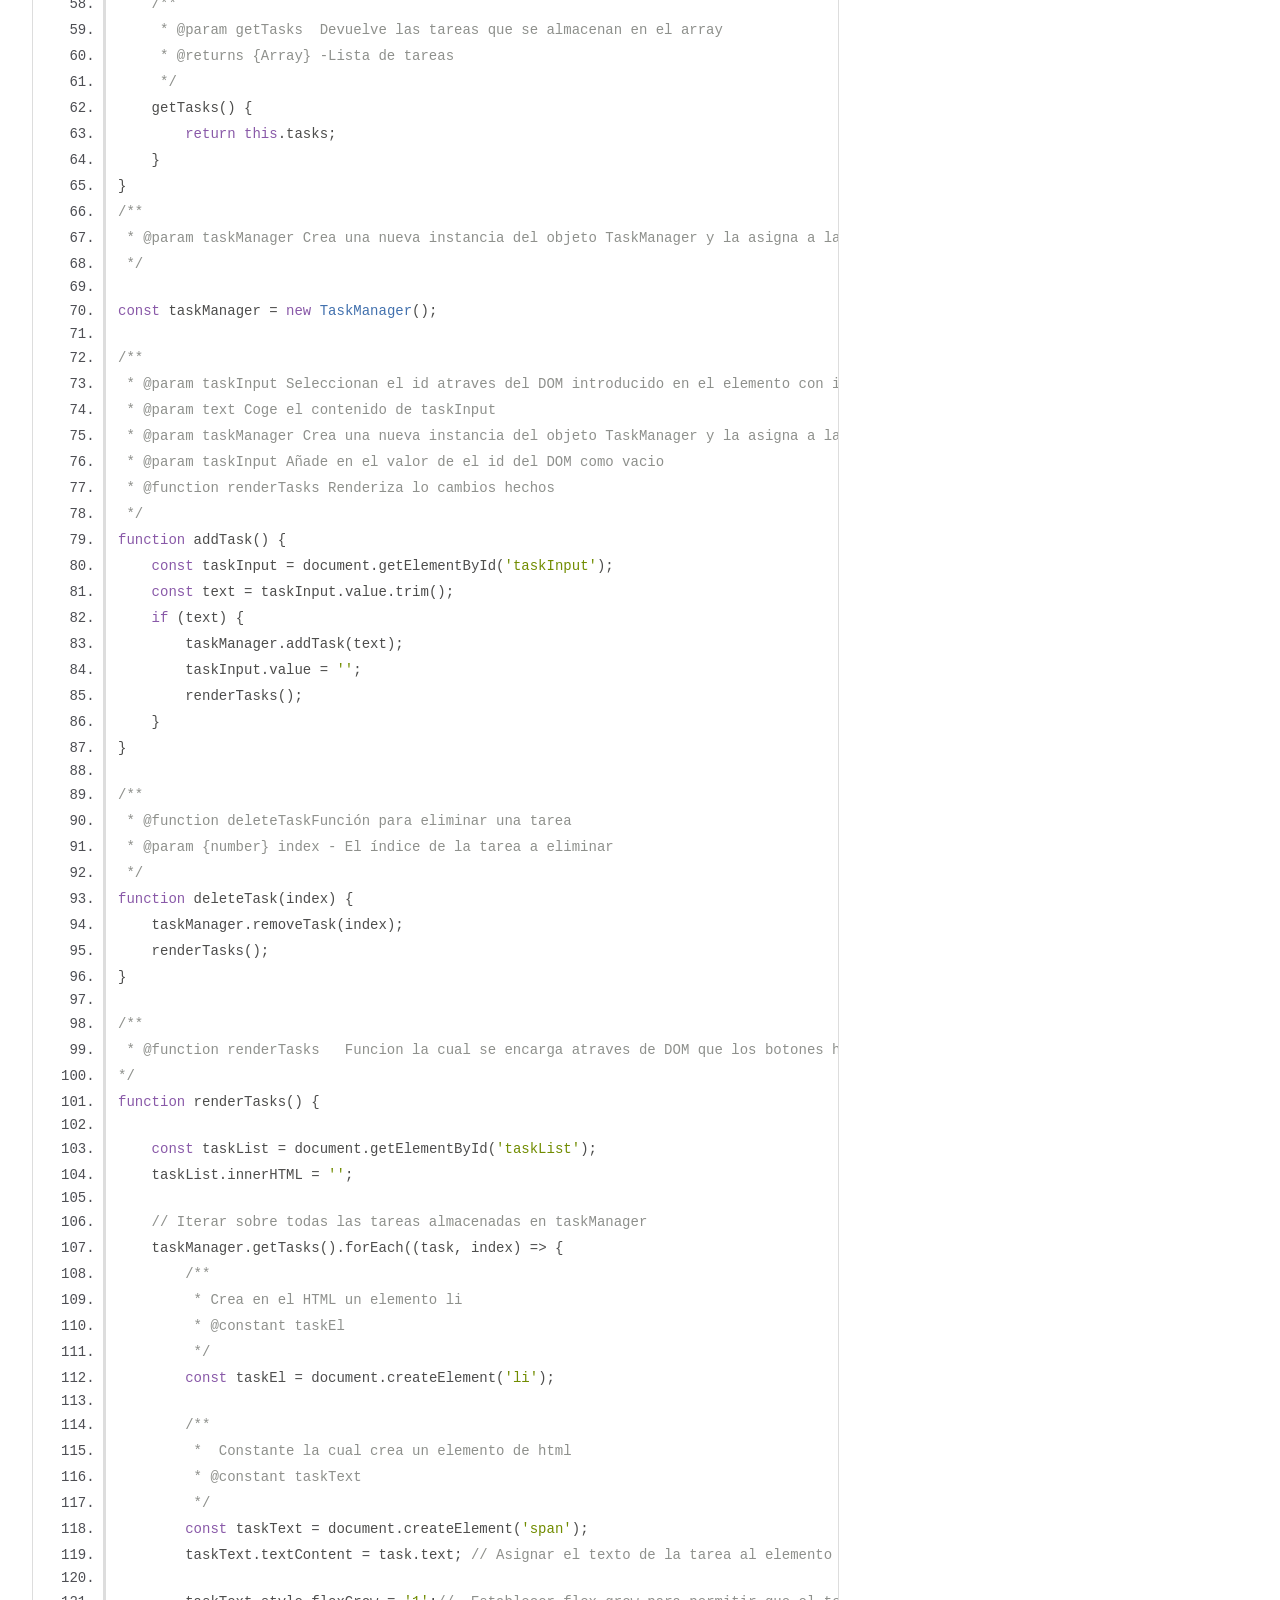
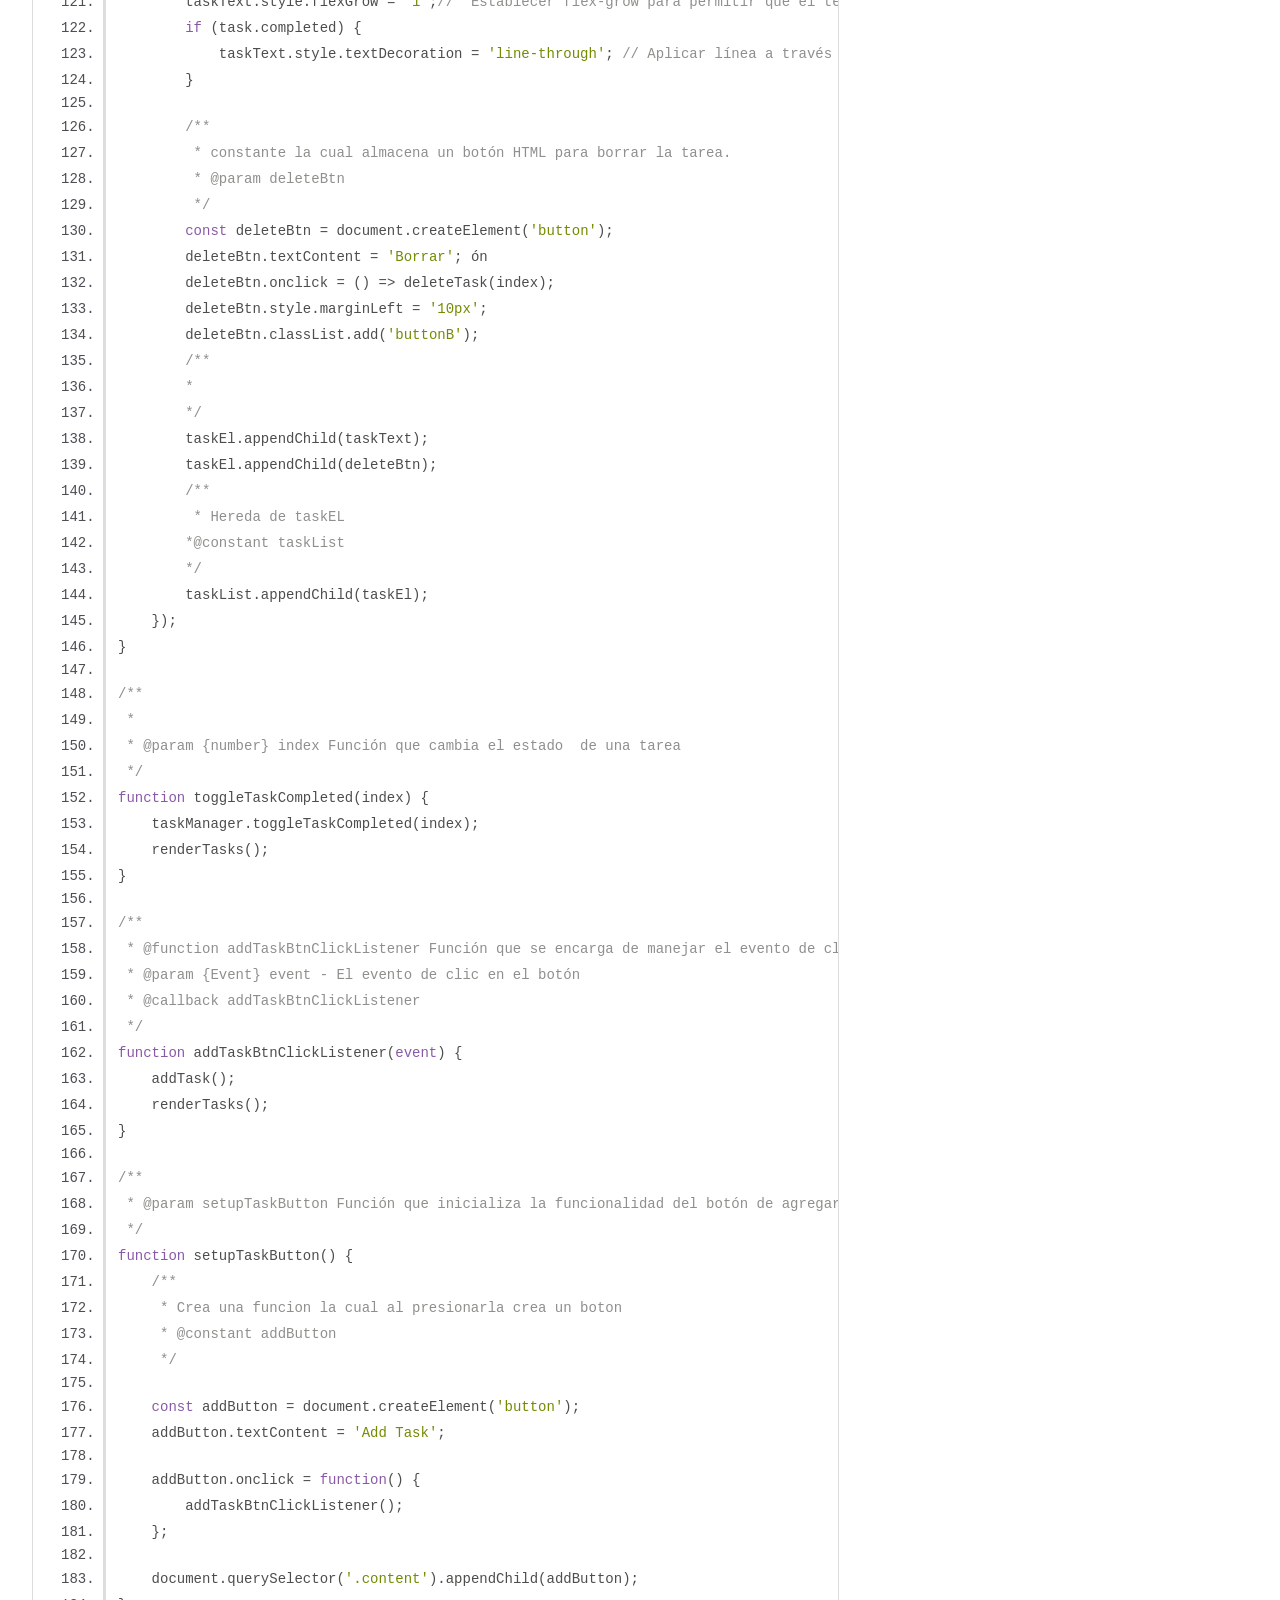
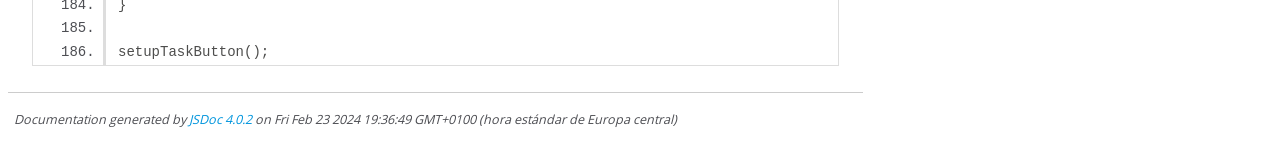
<file: js/out/scripts.js.html>
<!DOCTYPE html>
<html lang="en">
<head>
    <meta charset="utf-8">
    <title>JSDoc: Source: scripts.js</title>

    <script src="scripts/prettify/prettify.js"> </script>
    <script src="scripts/prettify/lang-css.js"> </script>
    <!--[if lt IE 9]>
      <script src="//html5shiv.googlecode.com/svn/trunk/html5.js"></script>
    <![endif]-->
    <link type="text/css" rel="stylesheet" href="styles/prettify-tomorrow.css">
    <link type="text/css" rel="stylesheet" href="styles/jsdoc-default.css">
</head>

<body>

<div id="main">

    <h1 class="page-title">Source: scripts.js</h1>

    



    
    <section>
        <article>
            <pre class="prettyprint source linenums"><code>/**
 * En esta clase se encarga de almacenar el texto de una tarea que se realiza y con el se muestra si se ha realizado o no
 * @class
 * @param {string}text Aqui se almacena el texto de la tarea que se va a realizar 
 * @param {boolean}completed Aqui se almacena un boolean el cual muestra si se ha realizado la tarea o no
 */
class Task {
    constructor(text) {
        this.text = text;
        this.completed = false;
    }
}

/**
 * Clase que gestiona las tareas, permite añadir, eliminar y actualizar el estado de las tareas
 * @class
 */
class TaskManager {
    constructor() {
        this.tasks = JSON.parse(localStorage.getItem('tasks')) || [];
    }

    /**
     * @class addTask Se añade una tarea a la lista de tareas la cual almacena su texto y se almacena en la base de datos de el navegador de forma local 
     * @param {string} text -Es el texto el cual almacena la informacion de la tarea 
     */
    addTask(text) {
        const task = new Task(text);
        this.tasks.push(task);
        this.updateLocalStorage();
    }

    /**
     * @class  Elimina la tarea que se introduce mediante el id de la tarea, tras eso se actualiza el localStorage
     * @param {number} index - El índice de la tarea a eliminar
     */
    removeTask(index) {
        this.tasks.splice(index, 1);
        this.updateLocalStorage();
    }

    /**
     * @class se encarga de cambiar el estado de la tarea es decir pone el contrario de el estado el que esta, pasa de true a false y viceversaa
     * @param {number} index - Id de la tarea que se modifica su estado
     */
    toggleTaskCompleted(index) {
        this.tasks[index].completed = !this.tasks[index].completed;
        this.updateLocalStorage();
    }

    /**
     * @class Se encarga de actualizar la base de datos de las tareas con las nuevas tareas ya modificadas
     */
    updateLocalStorage() {
        localStorage.setItem('tasks', JSON.stringify(this.tasks));
    }

    /**
     * @param getTasks  Devuelve las tareas que se almacenan en el array
     * @returns {Array} -Lista de tareas 
     */
    getTasks() {
        return this.tasks;
    }
}
/**
 * @param taskManager Crea una nueva instancia del objeto TaskManager y la asigna a la constante taskManager
 */

const taskManager = new TaskManager();

/**
 * @param taskInput Seleccionan el id atraves del DOM introducido en el elemento con id taskInput
 * @param text Coge el contenido de taskInput 
 * @param taskManager Crea una nueva instancia del objeto TaskManager y la asigna a la constante taskManager y añade la funcion addtask con el texto de la tarea a realizar
 * @param taskInput Añade en el valor de el id del DOM como vacio 
 * @function renderTasks Renderiza lo cambios hechos 
 */
function addTask() {
    const taskInput = document.getElementById('taskInput');
    const text = taskInput.value.trim();
    if (text) {
        taskManager.addTask(text);
        taskInput.value = '';
        renderTasks();
    }
}

/**
 * @function deleteTaskFunción para eliminar una tarea
 * @param {number} index - El índice de la tarea a eliminar
 */
function deleteTask(index) {
    taskManager.removeTask(index);
    renderTasks();
}

/**
 * @function renderTasks   Funcion la cual se encarga atraves de DOM que los botones hagan sus funcines recupera las tareas del `taskManager` y genera elementos HTML para mostrarlas y los agrega al elemento con id 'taskList' en el DOM.
*/
function renderTasks() {

    const taskList = document.getElementById('taskList');
    taskList.innerHTML = ''; 

    // Iterar sobre todas las tareas almacenadas en taskManager
    taskManager.getTasks().forEach((task, index) => {
        /**
         * Crea en el HTML un elemento li
         * @constant taskEl
         */
        const taskEl = document.createElement('li');

        /**
         *  Constante la cual crea un elemento de html
         * @constant taskText
         */
        const taskText = document.createElement('span');
        taskText.textContent = task.text; // Asignar el texto de la tarea al elemento de texto

        taskText.style.flexGrow = '1';//  Establecer flex-grow para permitir que el texto se expanda
        if (task.completed) {
            taskText.style.textDecoration = 'line-through'; // Aplicar línea a través del texto si la tarea está completada
        }

        /**
         * constante la cual almacena un botón HTML para borrar la tarea.
         * @param deleteBtn 
         */
        const deleteBtn = document.createElement('button');
        deleteBtn.textContent = 'Borrar'; ón
        deleteBtn.onclick = () => deleteTask(index); 
        deleteBtn.style.marginLeft = '10px'; 
        deleteBtn.classList.add('buttonB'); 
        /**
        *
        */
        taskEl.appendChild(taskText);
        taskEl.appendChild(deleteBtn);
        /**
         * Hereda de taskEL
        *@constant taskList
        */
        taskList.appendChild(taskEl);
    });
}

/**
 * 
 * @param {number} index Función que cambia el estado  de una tarea
 */
function toggleTaskCompleted(index) {
    taskManager.toggleTaskCompleted(index);
    renderTasks();
}

/**
 * @function addTaskBtnClickListener Función que se encarga de manejar el evento de clic en el botón de añadir tarea
 * @param {Event} event - El evento de clic en el botón
 * @callback addTaskBtnClickListener
 */
function addTaskBtnClickListener(event) {
    addTask();
    renderTasks();
}

/**
 * @param setupTaskButton Función que inicializa la funcionalidad del botón de agregar tarea.
 */
function setupTaskButton() {
    /**
     * Crea una funcion la cual al presionarla crea un boton 
     * @constant addButton 
     */

    const addButton = document.createElement('button');
    addButton.textContent = 'Add Task';

    addButton.onclick = function() {
        addTaskBtnClickListener();
    };

    document.querySelector('.content').appendChild(addButton);
}

setupTaskButton();
</code></pre>
        </article>
    </section>




</div>

<nav>
    <h2><a href="index.html">Home</a></h2><h3>Classes</h3><ul><li><a href="Task.html">Task</a></li><li><a href="TaskManager.html">TaskManager</a></li><li><a href="TaskManager_addTask.html">addTask</a></li><li><a href="TaskManager_removeTask.html">removeTask</a></li><li><a href="TaskManager_toggleTaskCompleted.html">toggleTaskCompleted</a></li><li><a href="TaskManager_updateLocalStorage.html">updateLocalStorage</a></li></ul><h3>Global</h3><ul><li><a href="global.html#addButton">addButton</a></li><li><a href="global.html#buttonElement">buttonElement</a></li><li><a href="global.html#contactForm">contactForm</a></li><li><a href="global.html#contentElement">contentElement</a></li><li><a href="global.html#currentIndex">currentIndex</a></li><li><a href="global.html#deleteTaskFunci%25C3%25B3nparaeliminarunatarea">deleteTaskFunción para eliminar una tarea</a></li><li><a href="global.html#imageElement">imageElement</a></li><li><a href="global.html#images">images</a></li><li><a href="global.html#message">message</a></li><li><a href="global.html#name">name</a></li><li><a href="global.html#renderTasksFuncionlacualseencargaatravesdeDOMquelosbotoneshagansusfuncinesrecuperalastareasdel%2560taskManager%2560ygeneraelementosHTMLparamostrarlasylosagregaalelementoconid'taskList'enelDOM.">renderTasks   Funcion la cual se encarga atraves de DOM que los botones hagan sus funcines recupera las tareas del `taskManager` y genera elementos HTML para mostrarlas y los agrega al elemento con id 'taskList' en el DOM.</a></li><li><a href="global.html#renderTasksRenderizalocambioshechos">renderTasks Renderiza lo cambios hechos</a></li><li><a href="global.html#setupTaskButton">setupTaskButton</a></li><li><a href="global.html#taskEl">taskEl</a></li><li><a href="global.html#taskList">taskList</a></li><li><a href="global.html#taskManager">taskManager</a></li><li><a href="global.html#taskText">taskText</a></li><li><a href="global.html#toggleTaskCompleted">toggleTaskCompleted</a></li></ul>
</nav>

<br class="clear">

<footer>
    Documentation generated by <a href="https://github.com/jsdoc/jsdoc">JSDoc 4.0.2</a> on Fri Feb 23 2024 19:36:49 GMT+0100 (hora estándar de Europa central)
</footer>

<script> prettyPrint(); </script>
<script src="scripts/linenumber.js"> </script>
</body>
</html>
</file>
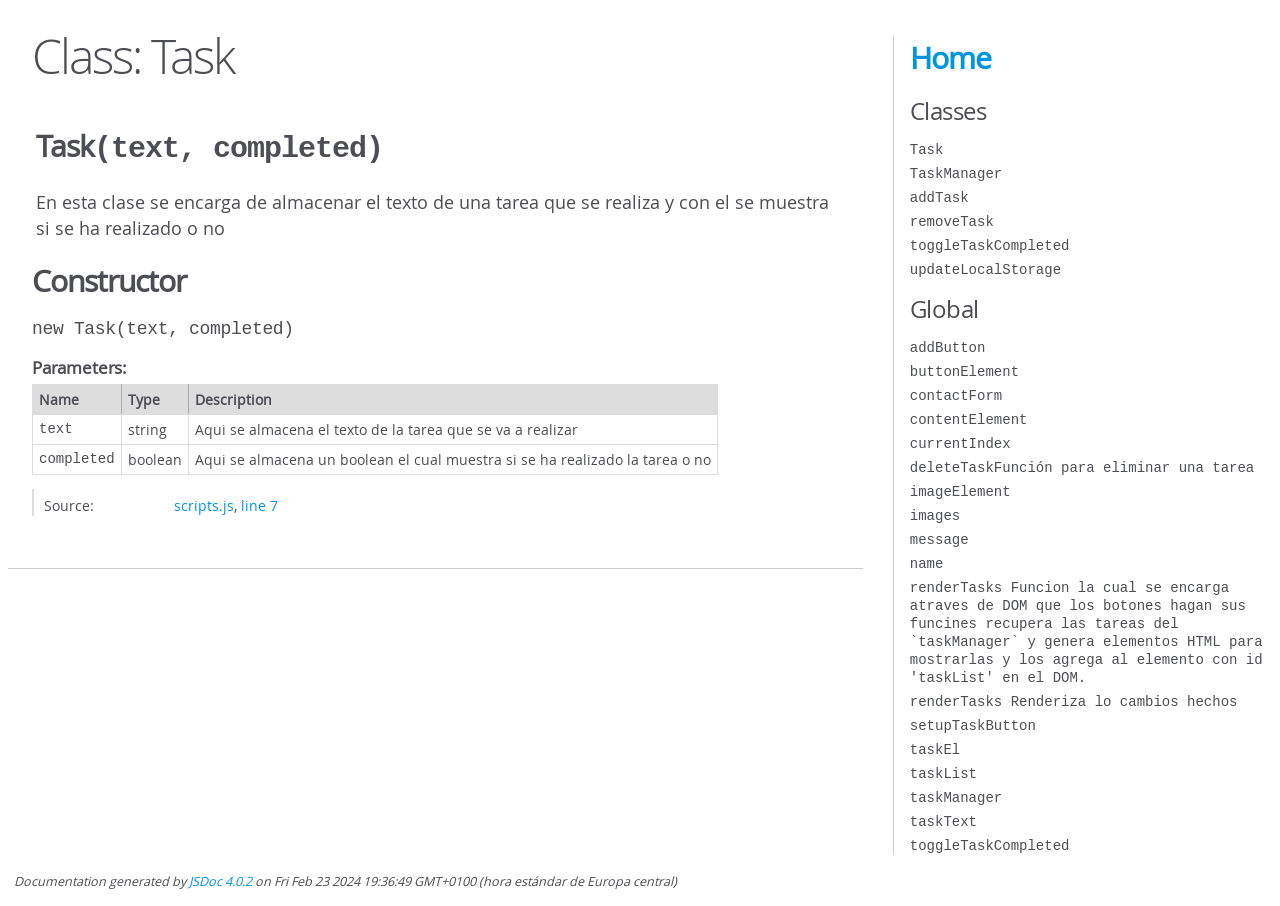
<file: js/out/Task.html>
<!DOCTYPE html>
<html lang="en">
<head>
    <meta charset="utf-8">
    <title>JSDoc: Class: Task</title>

    <script src="scripts/prettify/prettify.js"> </script>
    <script src="scripts/prettify/lang-css.js"> </script>
    <!--[if lt IE 9]>
      <script src="//html5shiv.googlecode.com/svn/trunk/html5.js"></script>
    <![endif]-->
    <link type="text/css" rel="stylesheet" href="styles/prettify-tomorrow.css">
    <link type="text/css" rel="stylesheet" href="styles/jsdoc-default.css">
</head>

<body>

<div id="main">

    <h1 class="page-title">Class: Task</h1>

    




<section>

<header>
    
        <h2><span class="attribs"><span class="type-signature"></span></span>Task<span class="signature">(text, completed)</span><span class="type-signature"></span></h2>
        
            <div class="class-description">En esta clase se encarga de almacenar el texto de una tarea que se realiza y con el se muestra si se ha realizado o no</div>
        
    
</header>

<article>
    <div class="container-overview">
    
        

    
    <h2>Constructor</h2>
    

    
    <h4 class="name" id="Task"><span class="type-signature"></span>new Task<span class="signature">(text, completed)</span><span class="type-signature"></span></h4>
    

    











    <h5>Parameters:</h5>
    

<table class="params">
    <thead>
    <tr>
        
        <th>Name</th>
        

        <th>Type</th>

        

        

        <th class="last">Description</th>
    </tr>
    </thead>

    <tbody>
    

        <tr>
            
                <td class="name"><code>text</code></td>
            

            <td class="type">
            
                
<span class="param-type">string</span>


            
            </td>

            

            

            <td class="description last">Aqui se almacena el texto de la tarea que se va a realizar</td>
        </tr>

    

        <tr>
            
                <td class="name"><code>completed</code></td>
            

            <td class="type">
            
                
<span class="param-type">boolean</span>


            
            </td>

            

            

            <td class="description last">Aqui se almacena un boolean el cual muestra si se ha realizado la tarea o no</td>
        </tr>

    
    </tbody>
</table>






<dl class="details">

    

    

    

    

    

    

    

    

    

    

    

    

    
    <dt class="tag-source">Source:</dt>
    <dd class="tag-source"><ul class="dummy"><li>
        <a href="scripts.js.html">scripts.js</a>, <a href="scripts.js.html#line7">line 7</a>
    </li></ul></dd>
    

    

    

    
</dl>




















    
    </div>

    

    

    

    

    

    

    

    

    

    
</article>

</section>




</div>

<nav>
    <h2><a href="index.html">Home</a></h2><h3>Classes</h3><ul><li><a href="Task.html">Task</a></li><li><a href="TaskManager.html">TaskManager</a></li><li><a href="TaskManager_addTask.html">addTask</a></li><li><a href="TaskManager_removeTask.html">removeTask</a></li><li><a href="TaskManager_toggleTaskCompleted.html">toggleTaskCompleted</a></li><li><a href="TaskManager_updateLocalStorage.html">updateLocalStorage</a></li></ul><h3>Global</h3><ul><li><a href="global.html#addButton">addButton</a></li><li><a href="global.html#buttonElement">buttonElement</a></li><li><a href="global.html#contactForm">contactForm</a></li><li><a href="global.html#contentElement">contentElement</a></li><li><a href="global.html#currentIndex">currentIndex</a></li><li><a href="global.html#deleteTaskFunci%25C3%25B3nparaeliminarunatarea">deleteTaskFunción para eliminar una tarea</a></li><li><a href="global.html#imageElement">imageElement</a></li><li><a href="global.html#images">images</a></li><li><a href="global.html#message">message</a></li><li><a href="global.html#name">name</a></li><li><a href="global.html#renderTasksFuncionlacualseencargaatravesdeDOMquelosbotoneshagansusfuncinesrecuperalastareasdel%2560taskManager%2560ygeneraelementosHTMLparamostrarlasylosagregaalelementoconid'taskList'enelDOM.">renderTasks   Funcion la cual se encarga atraves de DOM que los botones hagan sus funcines recupera las tareas del `taskManager` y genera elementos HTML para mostrarlas y los agrega al elemento con id 'taskList' en el DOM.</a></li><li><a href="global.html#renderTasksRenderizalocambioshechos">renderTasks Renderiza lo cambios hechos</a></li><li><a href="global.html#setupTaskButton">setupTaskButton</a></li><li><a href="global.html#taskEl">taskEl</a></li><li><a href="global.html#taskList">taskList</a></li><li><a href="global.html#taskManager">taskManager</a></li><li><a href="global.html#taskText">taskText</a></li><li><a href="global.html#toggleTaskCompleted">toggleTaskCompleted</a></li></ul>
</nav>

<br class="clear">

<footer>
    Documentation generated by <a href="https://github.com/jsdoc/jsdoc">JSDoc 4.0.2</a> on Fri Feb 23 2024 19:36:49 GMT+0100 (hora estándar de Europa central)
</footer>

<script> prettyPrint(); </script>
<script src="scripts/linenumber.js"> </script>
</body>
</html>
</file>
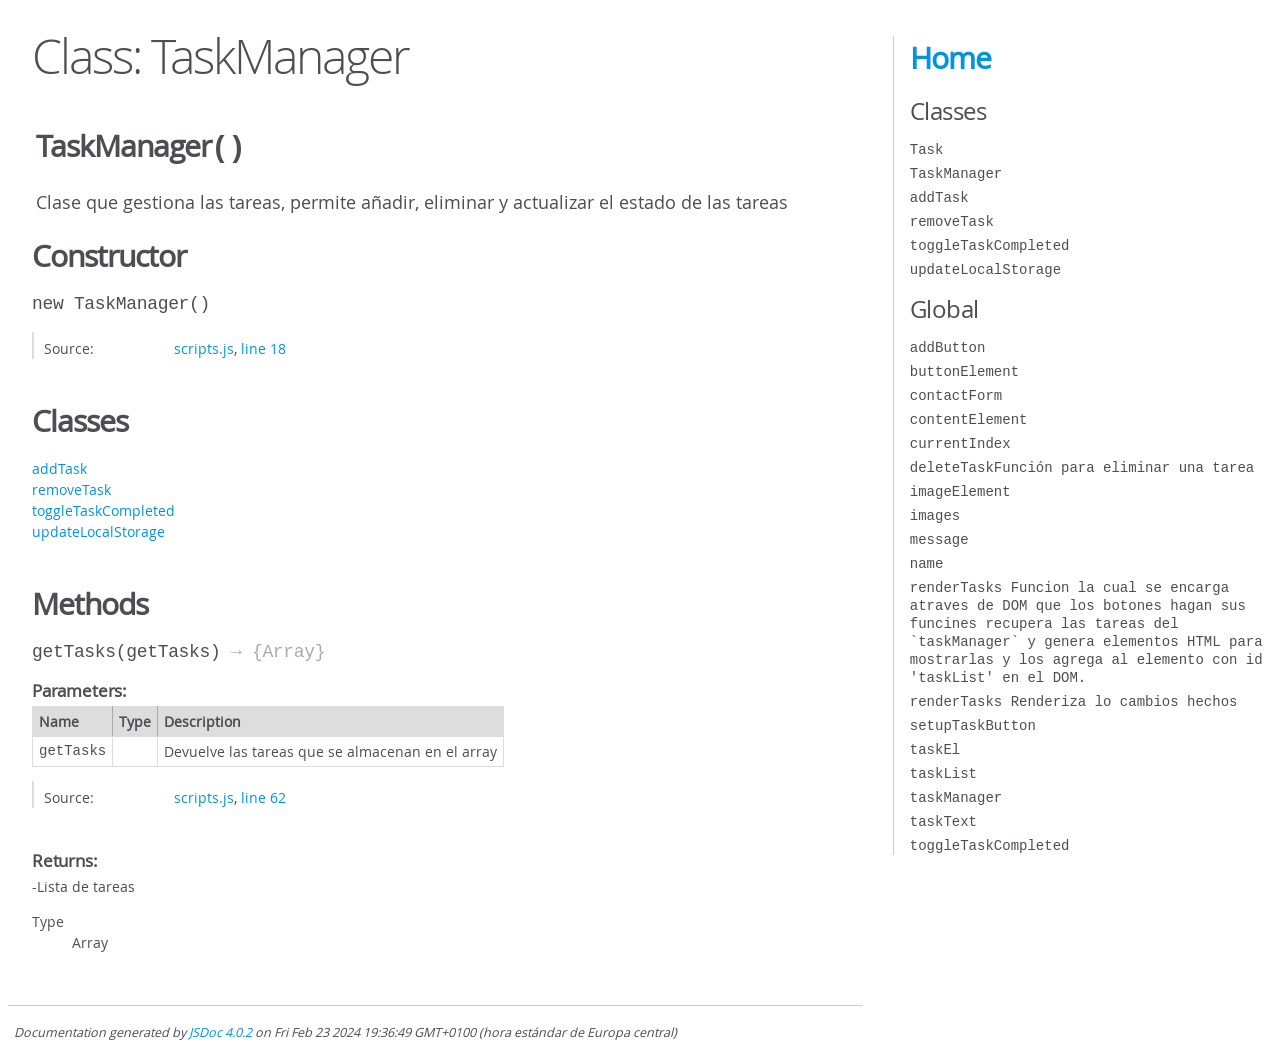
<file: js/out/TaskManager.html>
<!DOCTYPE html>
<html lang="en">
<head>
    <meta charset="utf-8">
    <title>JSDoc: Class: TaskManager</title>

    <script src="scripts/prettify/prettify.js"> </script>
    <script src="scripts/prettify/lang-css.js"> </script>
    <!--[if lt IE 9]>
      <script src="//html5shiv.googlecode.com/svn/trunk/html5.js"></script>
    <![endif]-->
    <link type="text/css" rel="stylesheet" href="styles/prettify-tomorrow.css">
    <link type="text/css" rel="stylesheet" href="styles/jsdoc-default.css">
</head>

<body>

<div id="main">

    <h1 class="page-title">Class: TaskManager</h1>

    




<section>

<header>
    
        <h2><span class="attribs"><span class="type-signature"></span></span>TaskManager<span class="signature">()</span><span class="type-signature"></span></h2>
        
            <div class="class-description">Clase que gestiona las tareas, permite añadir, eliminar y actualizar el estado de las tareas</div>
        
    
</header>

<article>
    <div class="container-overview">
    
        

    
    <h2>Constructor</h2>
    

    
    <h4 class="name" id="TaskManager"><span class="type-signature"></span>new TaskManager<span class="signature">()</span><span class="type-signature"></span></h4>
    

    















<dl class="details">

    

    

    

    

    

    

    

    

    

    

    

    

    
    <dt class="tag-source">Source:</dt>
    <dd class="tag-source"><ul class="dummy"><li>
        <a href="scripts.js.html">scripts.js</a>, <a href="scripts.js.html#line18">line 18</a>
    </li></ul></dd>
    

    

    

    
</dl>




















    
    </div>

    

    

    
        <h3 class="subsection-title">Classes</h3>

        <dl>
            <dt><a href="TaskManager_addTask.html">addTask</a></dt>
            <dd></dd>
        
            <dt><a href="TaskManager_removeTask.html">removeTask</a></dt>
            <dd></dd>
        
            <dt><a href="TaskManager_toggleTaskCompleted.html">toggleTaskCompleted</a></dt>
            <dd></dd>
        
            <dt><a href="TaskManager_updateLocalStorage.html">updateLocalStorage</a></dt>
            <dd></dd>
        </dl>
    

    

    

    

    

    
        <h3 class="subsection-title">Methods</h3>

        
            

    

    
    <h4 class="name" id="getTasks"><span class="type-signature"></span>getTasks<span class="signature">(getTasks)</span><span class="type-signature"> &rarr; {Array}</span></h4>
    

    











    <h5>Parameters:</h5>
    

<table class="params">
    <thead>
    <tr>
        
        <th>Name</th>
        

        <th>Type</th>

        

        

        <th class="last">Description</th>
    </tr>
    </thead>

    <tbody>
    

        <tr>
            
                <td class="name"><code>getTasks</code></td>
            

            <td class="type">
            
            </td>

            

            

            <td class="description last">Devuelve las tareas que se almacenan en el array</td>
        </tr>

    
    </tbody>
</table>






<dl class="details">

    

    

    

    

    

    

    

    

    

    

    

    

    
    <dt class="tag-source">Source:</dt>
    <dd class="tag-source"><ul class="dummy"><li>
        <a href="scripts.js.html">scripts.js</a>, <a href="scripts.js.html#line62">line 62</a>
    </li></ul></dd>
    

    

    

    
</dl>















<h5>Returns:</h5>

        
<div class="param-desc">
    -Lista de tareas
</div>



<dl>
    <dt>
        Type
    </dt>
    <dd>
        
<span class="param-type">Array</span>


    </dd>
</dl>

    





        
    

    

    
</article>

</section>




</div>

<nav>
    <h2><a href="index.html">Home</a></h2><h3>Classes</h3><ul><li><a href="Task.html">Task</a></li><li><a href="TaskManager.html">TaskManager</a></li><li><a href="TaskManager_addTask.html">addTask</a></li><li><a href="TaskManager_removeTask.html">removeTask</a></li><li><a href="TaskManager_toggleTaskCompleted.html">toggleTaskCompleted</a></li><li><a href="TaskManager_updateLocalStorage.html">updateLocalStorage</a></li></ul><h3>Global</h3><ul><li><a href="global.html#addButton">addButton</a></li><li><a href="global.html#buttonElement">buttonElement</a></li><li><a href="global.html#contactForm">contactForm</a></li><li><a href="global.html#contentElement">contentElement</a></li><li><a href="global.html#currentIndex">currentIndex</a></li><li><a href="global.html#deleteTaskFunci%25C3%25B3nparaeliminarunatarea">deleteTaskFunción para eliminar una tarea</a></li><li><a href="global.html#imageElement">imageElement</a></li><li><a href="global.html#images">images</a></li><li><a href="global.html#message">message</a></li><li><a href="global.html#name">name</a></li><li><a href="global.html#renderTasksFuncionlacualseencargaatravesdeDOMquelosbotoneshagansusfuncinesrecuperalastareasdel%2560taskManager%2560ygeneraelementosHTMLparamostrarlasylosagregaalelementoconid'taskList'enelDOM.">renderTasks   Funcion la cual se encarga atraves de DOM que los botones hagan sus funcines recupera las tareas del `taskManager` y genera elementos HTML para mostrarlas y los agrega al elemento con id 'taskList' en el DOM.</a></li><li><a href="global.html#renderTasksRenderizalocambioshechos">renderTasks Renderiza lo cambios hechos</a></li><li><a href="global.html#setupTaskButton">setupTaskButton</a></li><li><a href="global.html#taskEl">taskEl</a></li><li><a href="global.html#taskList">taskList</a></li><li><a href="global.html#taskManager">taskManager</a></li><li><a href="global.html#taskText">taskText</a></li><li><a href="global.html#toggleTaskCompleted">toggleTaskCompleted</a></li></ul>
</nav>

<br class="clear">

<footer>
    Documentation generated by <a href="https://github.com/jsdoc/jsdoc">JSDoc 4.0.2</a> on Fri Feb 23 2024 19:36:49 GMT+0100 (hora estándar de Europa central)
</footer>

<script> prettyPrint(); </script>
<script src="scripts/linenumber.js"> </script>
</body>
</html>
</file>
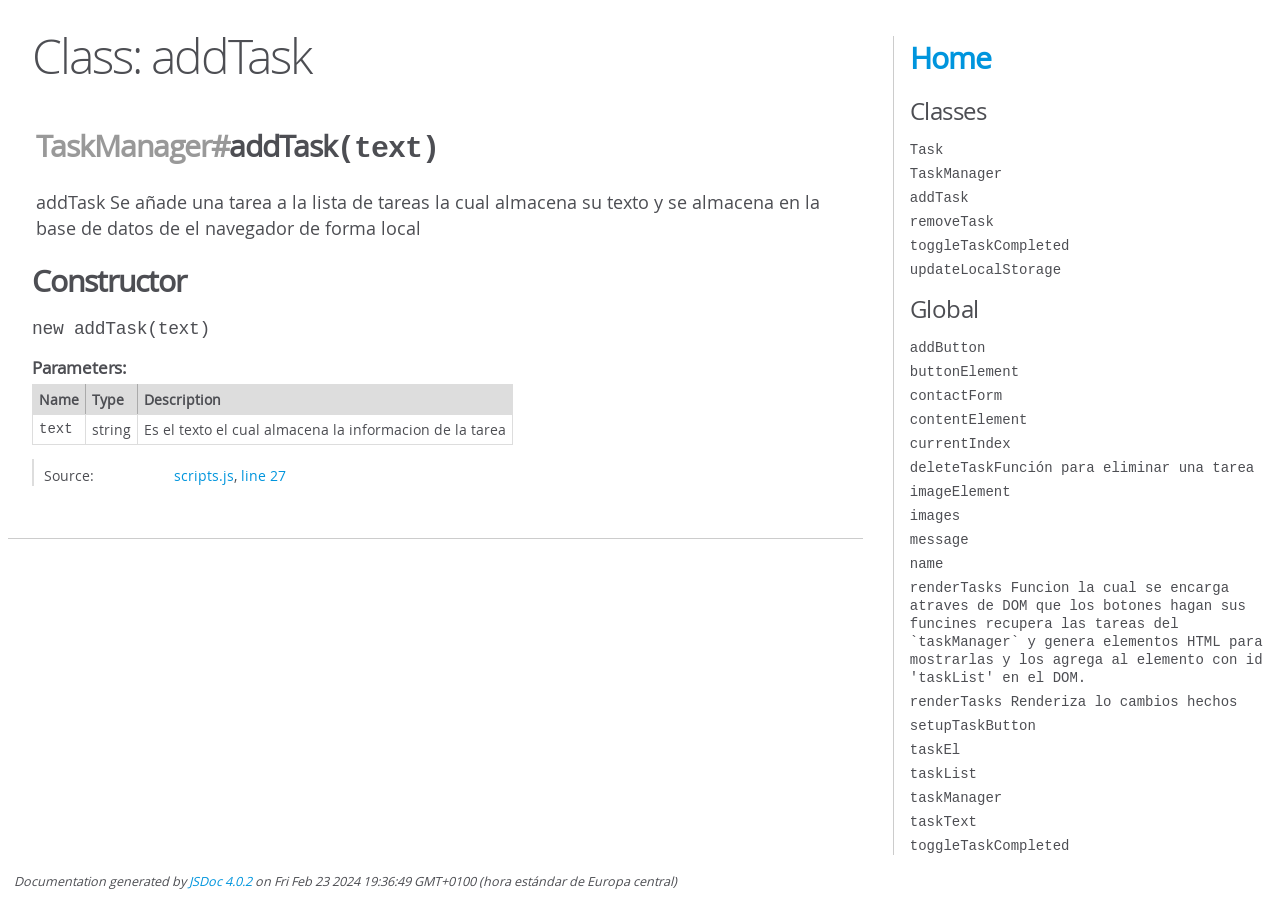
<file: js/out/TaskManager_addTask.html>
<!DOCTYPE html>
<html lang="en">
<head>
    <meta charset="utf-8">
    <title>JSDoc: Class: addTask</title>

    <script src="scripts/prettify/prettify.js"> </script>
    <script src="scripts/prettify/lang-css.js"> </script>
    <!--[if lt IE 9]>
      <script src="//html5shiv.googlecode.com/svn/trunk/html5.js"></script>
    <![endif]-->
    <link type="text/css" rel="stylesheet" href="styles/prettify-tomorrow.css">
    <link type="text/css" rel="stylesheet" href="styles/jsdoc-default.css">
</head>

<body>

<div id="main">

    <h1 class="page-title">Class: addTask</h1>

    




<section>

<header>
    
        <h2><span class="attribs"><span class="type-signature"></span></span>
            <span class="ancestors"><a href="TaskManager.html">TaskManager</a>#</span>addTask<span class="signature">(text)</span><span class="type-signature"></span></h2>
        
            <div class="class-description">addTask Se añade una tarea a la lista de tareas la cual almacena su texto y se almacena en la base de datos de el navegador de forma local</div>
        
    
</header>

<article>
    <div class="container-overview">
    
        

    
    <h2>Constructor</h2>
    

    
    <h4 class="name" id="addTask"><span class="type-signature"></span>new addTask<span class="signature">(text)</span><span class="type-signature"></span></h4>
    

    











    <h5>Parameters:</h5>
    

<table class="params">
    <thead>
    <tr>
        
        <th>Name</th>
        

        <th>Type</th>

        

        

        <th class="last">Description</th>
    </tr>
    </thead>

    <tbody>
    

        <tr>
            
                <td class="name"><code>text</code></td>
            

            <td class="type">
            
                
<span class="param-type">string</span>


            
            </td>

            

            

            <td class="description last">Es el texto el cual almacena la informacion de la tarea</td>
        </tr>

    
    </tbody>
</table>






<dl class="details">

    

    

    

    

    

    

    

    

    

    

    

    

    
    <dt class="tag-source">Source:</dt>
    <dd class="tag-source"><ul class="dummy"><li>
        <a href="scripts.js.html">scripts.js</a>, <a href="scripts.js.html#line27">line 27</a>
    </li></ul></dd>
    

    

    

    
</dl>




















    
    </div>

    

    

    

    

    

    

    

    

    

    
</article>

</section>




</div>

<nav>
    <h2><a href="index.html">Home</a></h2><h3>Classes</h3><ul><li><a href="Task.html">Task</a></li><li><a href="TaskManager.html">TaskManager</a></li><li><a href="TaskManager_addTask.html">addTask</a></li><li><a href="TaskManager_removeTask.html">removeTask</a></li><li><a href="TaskManager_toggleTaskCompleted.html">toggleTaskCompleted</a></li><li><a href="TaskManager_updateLocalStorage.html">updateLocalStorage</a></li></ul><h3>Global</h3><ul><li><a href="global.html#addButton">addButton</a></li><li><a href="global.html#buttonElement">buttonElement</a></li><li><a href="global.html#contactForm">contactForm</a></li><li><a href="global.html#contentElement">contentElement</a></li><li><a href="global.html#currentIndex">currentIndex</a></li><li><a href="global.html#deleteTaskFunci%25C3%25B3nparaeliminarunatarea">deleteTaskFunción para eliminar una tarea</a></li><li><a href="global.html#imageElement">imageElement</a></li><li><a href="global.html#images">images</a></li><li><a href="global.html#message">message</a></li><li><a href="global.html#name">name</a></li><li><a href="global.html#renderTasksFuncionlacualseencargaatravesdeDOMquelosbotoneshagansusfuncinesrecuperalastareasdel%2560taskManager%2560ygeneraelementosHTMLparamostrarlasylosagregaalelementoconid'taskList'enelDOM.">renderTasks   Funcion la cual se encarga atraves de DOM que los botones hagan sus funcines recupera las tareas del `taskManager` y genera elementos HTML para mostrarlas y los agrega al elemento con id 'taskList' en el DOM.</a></li><li><a href="global.html#renderTasksRenderizalocambioshechos">renderTasks Renderiza lo cambios hechos</a></li><li><a href="global.html#setupTaskButton">setupTaskButton</a></li><li><a href="global.html#taskEl">taskEl</a></li><li><a href="global.html#taskList">taskList</a></li><li><a href="global.html#taskManager">taskManager</a></li><li><a href="global.html#taskText">taskText</a></li><li><a href="global.html#toggleTaskCompleted">toggleTaskCompleted</a></li></ul>
</nav>

<br class="clear">

<footer>
    Documentation generated by <a href="https://github.com/jsdoc/jsdoc">JSDoc 4.0.2</a> on Fri Feb 23 2024 19:36:49 GMT+0100 (hora estándar de Europa central)
</footer>

<script> prettyPrint(); </script>
<script src="scripts/linenumber.js"> </script>
</body>
</html>
</file>
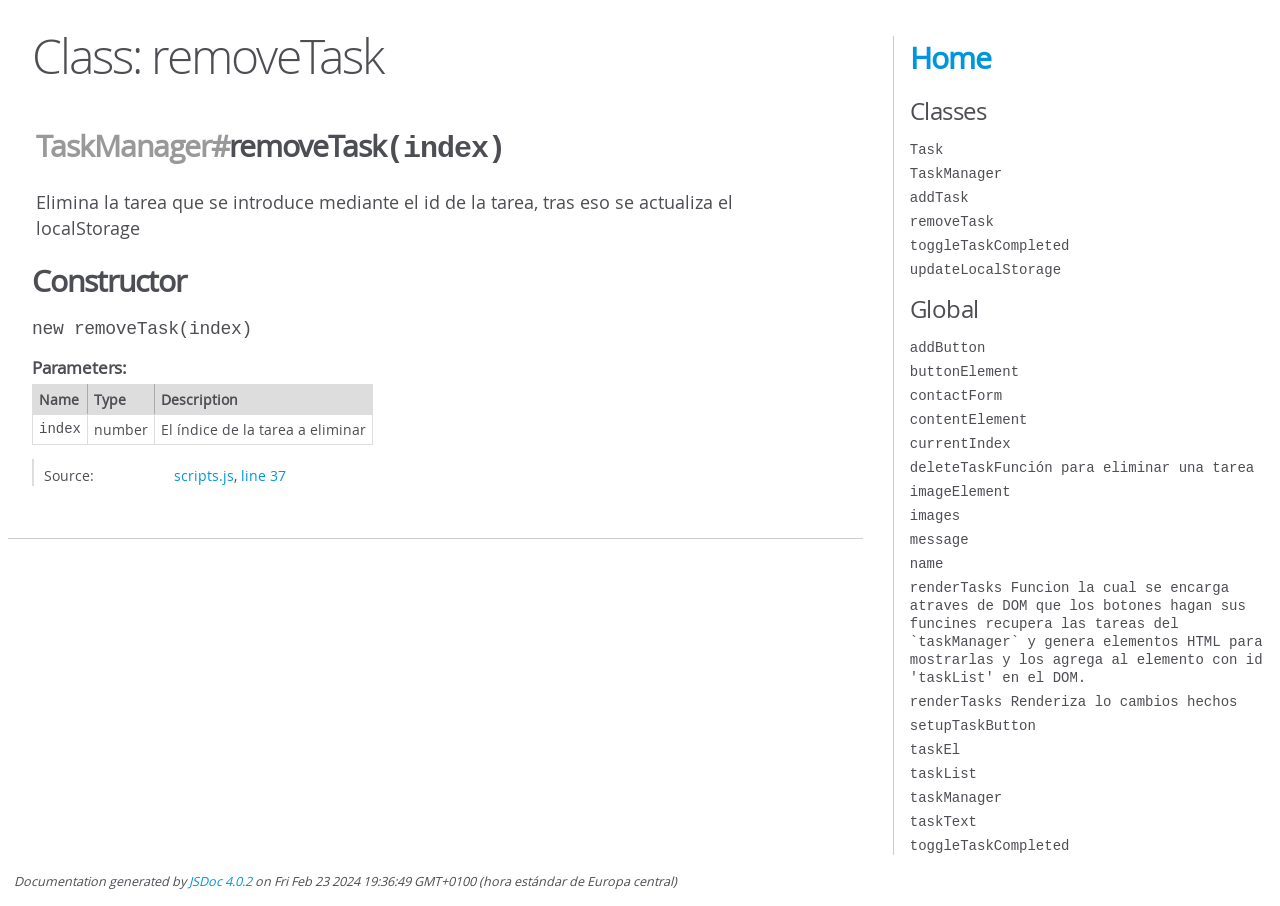
<file: js/out/TaskManager_removeTask.html>
<!DOCTYPE html>
<html lang="en">
<head>
    <meta charset="utf-8">
    <title>JSDoc: Class: removeTask</title>

    <script src="scripts/prettify/prettify.js"> </script>
    <script src="scripts/prettify/lang-css.js"> </script>
    <!--[if lt IE 9]>
      <script src="//html5shiv.googlecode.com/svn/trunk/html5.js"></script>
    <![endif]-->
    <link type="text/css" rel="stylesheet" href="styles/prettify-tomorrow.css">
    <link type="text/css" rel="stylesheet" href="styles/jsdoc-default.css">
</head>

<body>

<div id="main">

    <h1 class="page-title">Class: removeTask</h1>

    




<section>

<header>
    
        <h2><span class="attribs"><span class="type-signature"></span></span>
            <span class="ancestors"><a href="TaskManager.html">TaskManager</a>#</span>removeTask<span class="signature">(index)</span><span class="type-signature"></span></h2>
        
            <div class="class-description">Elimina la tarea que se introduce mediante el id de la tarea, tras eso se actualiza el localStorage</div>
        
    
</header>

<article>
    <div class="container-overview">
    
        

    
    <h2>Constructor</h2>
    

    
    <h4 class="name" id="removeTask"><span class="type-signature"></span>new removeTask<span class="signature">(index)</span><span class="type-signature"></span></h4>
    

    











    <h5>Parameters:</h5>
    

<table class="params">
    <thead>
    <tr>
        
        <th>Name</th>
        

        <th>Type</th>

        

        

        <th class="last">Description</th>
    </tr>
    </thead>

    <tbody>
    

        <tr>
            
                <td class="name"><code>index</code></td>
            

            <td class="type">
            
                
<span class="param-type">number</span>


            
            </td>

            

            

            <td class="description last">El índice de la tarea a eliminar</td>
        </tr>

    
    </tbody>
</table>






<dl class="details">

    

    

    

    

    

    

    

    

    

    

    

    

    
    <dt class="tag-source">Source:</dt>
    <dd class="tag-source"><ul class="dummy"><li>
        <a href="scripts.js.html">scripts.js</a>, <a href="scripts.js.html#line37">line 37</a>
    </li></ul></dd>
    

    

    

    
</dl>




















    
    </div>

    

    

    

    

    

    

    

    

    

    
</article>

</section>




</div>

<nav>
    <h2><a href="index.html">Home</a></h2><h3>Classes</h3><ul><li><a href="Task.html">Task</a></li><li><a href="TaskManager.html">TaskManager</a></li><li><a href="TaskManager_addTask.html">addTask</a></li><li><a href="TaskManager_removeTask.html">removeTask</a></li><li><a href="TaskManager_toggleTaskCompleted.html">toggleTaskCompleted</a></li><li><a href="TaskManager_updateLocalStorage.html">updateLocalStorage</a></li></ul><h3>Global</h3><ul><li><a href="global.html#addButton">addButton</a></li><li><a href="global.html#buttonElement">buttonElement</a></li><li><a href="global.html#contactForm">contactForm</a></li><li><a href="global.html#contentElement">contentElement</a></li><li><a href="global.html#currentIndex">currentIndex</a></li><li><a href="global.html#deleteTaskFunci%25C3%25B3nparaeliminarunatarea">deleteTaskFunción para eliminar una tarea</a></li><li><a href="global.html#imageElement">imageElement</a></li><li><a href="global.html#images">images</a></li><li><a href="global.html#message">message</a></li><li><a href="global.html#name">name</a></li><li><a href="global.html#renderTasksFuncionlacualseencargaatravesdeDOMquelosbotoneshagansusfuncinesrecuperalastareasdel%2560taskManager%2560ygeneraelementosHTMLparamostrarlasylosagregaalelementoconid'taskList'enelDOM.">renderTasks   Funcion la cual se encarga atraves de DOM que los botones hagan sus funcines recupera las tareas del `taskManager` y genera elementos HTML para mostrarlas y los agrega al elemento con id 'taskList' en el DOM.</a></li><li><a href="global.html#renderTasksRenderizalocambioshechos">renderTasks Renderiza lo cambios hechos</a></li><li><a href="global.html#setupTaskButton">setupTaskButton</a></li><li><a href="global.html#taskEl">taskEl</a></li><li><a href="global.html#taskList">taskList</a></li><li><a href="global.html#taskManager">taskManager</a></li><li><a href="global.html#taskText">taskText</a></li><li><a href="global.html#toggleTaskCompleted">toggleTaskCompleted</a></li></ul>
</nav>

<br class="clear">

<footer>
    Documentation generated by <a href="https://github.com/jsdoc/jsdoc">JSDoc 4.0.2</a> on Fri Feb 23 2024 19:36:49 GMT+0100 (hora estándar de Europa central)
</footer>

<script> prettyPrint(); </script>
<script src="scripts/linenumber.js"> </script>
</body>
</html>
</file>
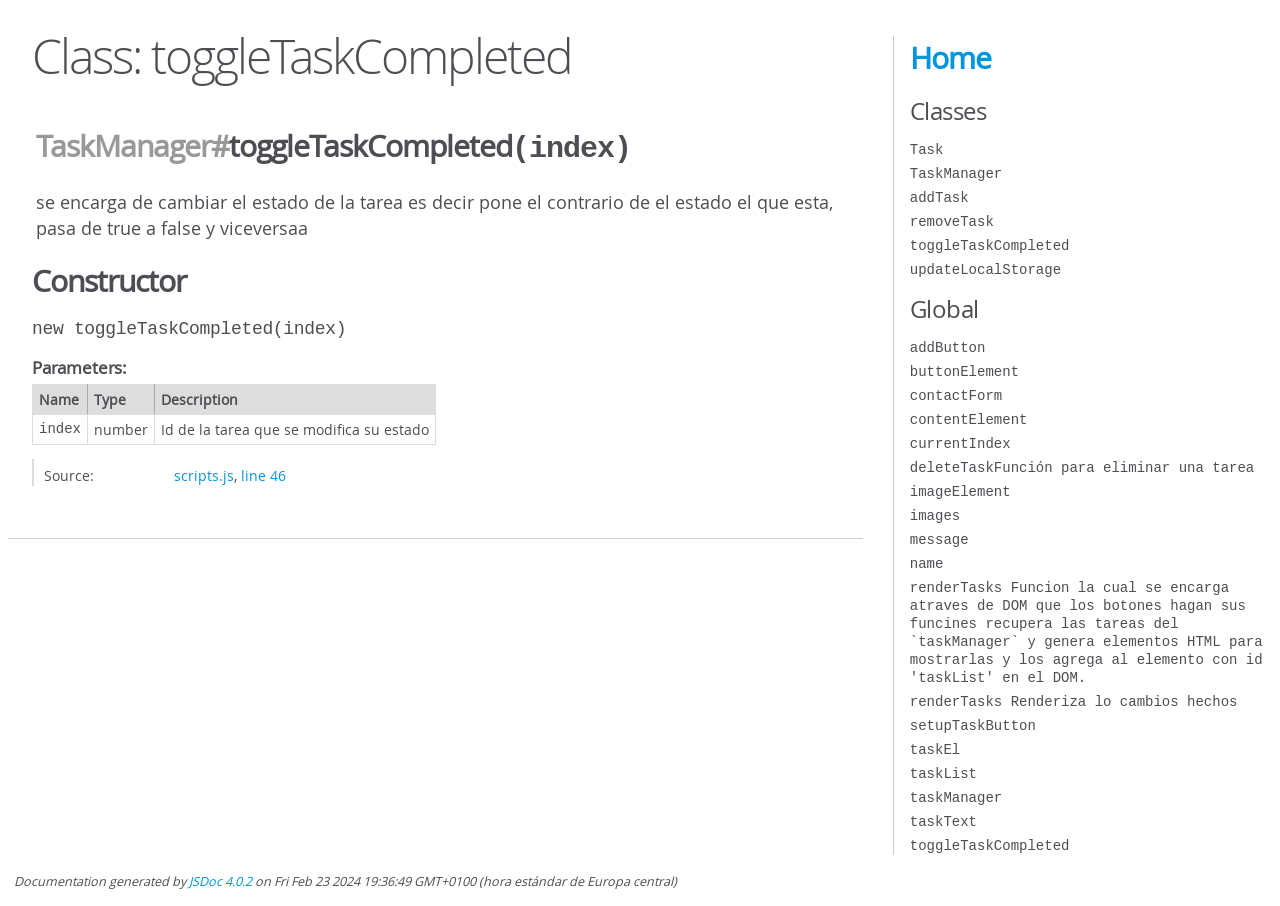
<file: js/out/TaskManager_toggleTaskCompleted.html>
<!DOCTYPE html>
<html lang="en">
<head>
    <meta charset="utf-8">
    <title>JSDoc: Class: toggleTaskCompleted</title>

    <script src="scripts/prettify/prettify.js"> </script>
    <script src="scripts/prettify/lang-css.js"> </script>
    <!--[if lt IE 9]>
      <script src="//html5shiv.googlecode.com/svn/trunk/html5.js"></script>
    <![endif]-->
    <link type="text/css" rel="stylesheet" href="styles/prettify-tomorrow.css">
    <link type="text/css" rel="stylesheet" href="styles/jsdoc-default.css">
</head>

<body>

<div id="main">

    <h1 class="page-title">Class: toggleTaskCompleted</h1>

    




<section>

<header>
    
        <h2><span class="attribs"><span class="type-signature"></span></span>
            <span class="ancestors"><a href="TaskManager.html">TaskManager</a>#</span>toggleTaskCompleted<span class="signature">(index)</span><span class="type-signature"></span></h2>
        
            <div class="class-description">se encarga de cambiar el estado de la tarea es decir pone el contrario de el estado el que esta, pasa de true a false y viceversaa</div>
        
    
</header>

<article>
    <div class="container-overview">
    
        

    
    <h2>Constructor</h2>
    

    
    <h4 class="name" id="toggleTaskCompleted"><span class="type-signature"></span>new toggleTaskCompleted<span class="signature">(index)</span><span class="type-signature"></span></h4>
    

    











    <h5>Parameters:</h5>
    

<table class="params">
    <thead>
    <tr>
        
        <th>Name</th>
        

        <th>Type</th>

        

        

        <th class="last">Description</th>
    </tr>
    </thead>

    <tbody>
    

        <tr>
            
                <td class="name"><code>index</code></td>
            

            <td class="type">
            
                
<span class="param-type">number</span>


            
            </td>

            

            

            <td class="description last">Id de la tarea que se modifica su estado</td>
        </tr>

    
    </tbody>
</table>






<dl class="details">

    

    

    

    

    

    

    

    

    

    

    

    

    
    <dt class="tag-source">Source:</dt>
    <dd class="tag-source"><ul class="dummy"><li>
        <a href="scripts.js.html">scripts.js</a>, <a href="scripts.js.html#line46">line 46</a>
    </li></ul></dd>
    

    

    

    
</dl>




















    
    </div>

    

    

    

    

    

    

    

    

    

    
</article>

</section>




</div>

<nav>
    <h2><a href="index.html">Home</a></h2><h3>Classes</h3><ul><li><a href="Task.html">Task</a></li><li><a href="TaskManager.html">TaskManager</a></li><li><a href="TaskManager_addTask.html">addTask</a></li><li><a href="TaskManager_removeTask.html">removeTask</a></li><li><a href="TaskManager_toggleTaskCompleted.html">toggleTaskCompleted</a></li><li><a href="TaskManager_updateLocalStorage.html">updateLocalStorage</a></li></ul><h3>Global</h3><ul><li><a href="global.html#addButton">addButton</a></li><li><a href="global.html#buttonElement">buttonElement</a></li><li><a href="global.html#contactForm">contactForm</a></li><li><a href="global.html#contentElement">contentElement</a></li><li><a href="global.html#currentIndex">currentIndex</a></li><li><a href="global.html#deleteTaskFunci%25C3%25B3nparaeliminarunatarea">deleteTaskFunción para eliminar una tarea</a></li><li><a href="global.html#imageElement">imageElement</a></li><li><a href="global.html#images">images</a></li><li><a href="global.html#message">message</a></li><li><a href="global.html#name">name</a></li><li><a href="global.html#renderTasksFuncionlacualseencargaatravesdeDOMquelosbotoneshagansusfuncinesrecuperalastareasdel%2560taskManager%2560ygeneraelementosHTMLparamostrarlasylosagregaalelementoconid'taskList'enelDOM.">renderTasks   Funcion la cual se encarga atraves de DOM que los botones hagan sus funcines recupera las tareas del `taskManager` y genera elementos HTML para mostrarlas y los agrega al elemento con id 'taskList' en el DOM.</a></li><li><a href="global.html#renderTasksRenderizalocambioshechos">renderTasks Renderiza lo cambios hechos</a></li><li><a href="global.html#setupTaskButton">setupTaskButton</a></li><li><a href="global.html#taskEl">taskEl</a></li><li><a href="global.html#taskList">taskList</a></li><li><a href="global.html#taskManager">taskManager</a></li><li><a href="global.html#taskText">taskText</a></li><li><a href="global.html#toggleTaskCompleted">toggleTaskCompleted</a></li></ul>
</nav>

<br class="clear">

<footer>
    Documentation generated by <a href="https://github.com/jsdoc/jsdoc">JSDoc 4.0.2</a> on Fri Feb 23 2024 19:36:49 GMT+0100 (hora estándar de Europa central)
</footer>

<script> prettyPrint(); </script>
<script src="scripts/linenumber.js"> </script>
</body>
</html>
</file>
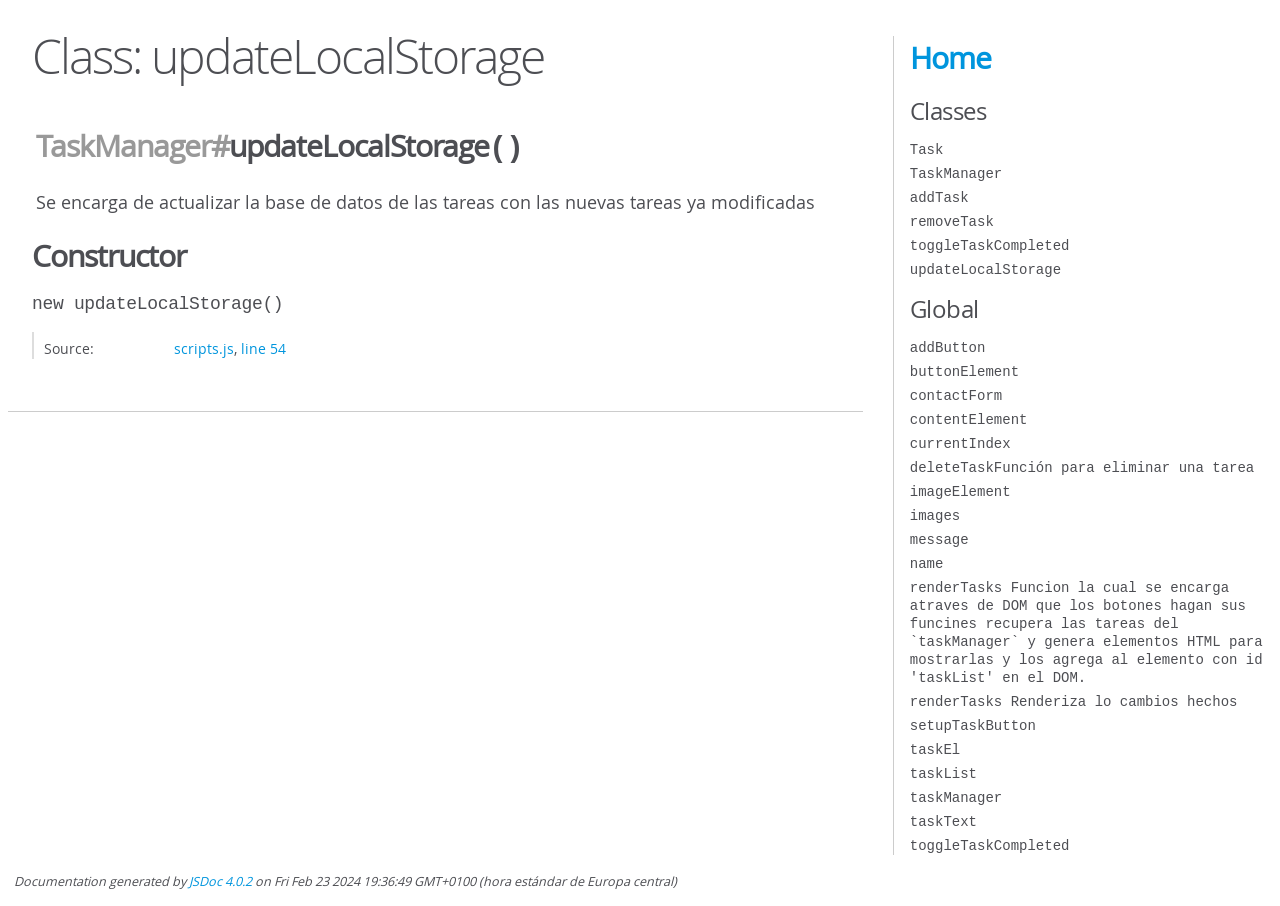
<file: js/out/TaskManager_updateLocalStorage.html>
<!DOCTYPE html>
<html lang="en">
<head>
    <meta charset="utf-8">
    <title>JSDoc: Class: updateLocalStorage</title>

    <script src="scripts/prettify/prettify.js"> </script>
    <script src="scripts/prettify/lang-css.js"> </script>
    <!--[if lt IE 9]>
      <script src="//html5shiv.googlecode.com/svn/trunk/html5.js"></script>
    <![endif]-->
    <link type="text/css" rel="stylesheet" href="styles/prettify-tomorrow.css">
    <link type="text/css" rel="stylesheet" href="styles/jsdoc-default.css">
</head>

<body>

<div id="main">

    <h1 class="page-title">Class: updateLocalStorage</h1>

    




<section>

<header>
    
        <h2><span class="attribs"><span class="type-signature"></span></span>
            <span class="ancestors"><a href="TaskManager.html">TaskManager</a>#</span>updateLocalStorage<span class="signature">()</span><span class="type-signature"></span></h2>
        
            <div class="class-description">Se encarga de actualizar la base de datos de las tareas con las nuevas tareas ya modificadas</div>
        
    
</header>

<article>
    <div class="container-overview">
    
        

    
    <h2>Constructor</h2>
    

    
    <h4 class="name" id="updateLocalStorage"><span class="type-signature"></span>new updateLocalStorage<span class="signature">()</span><span class="type-signature"></span></h4>
    

    















<dl class="details">

    

    

    

    

    

    

    

    

    

    

    

    

    
    <dt class="tag-source">Source:</dt>
    <dd class="tag-source"><ul class="dummy"><li>
        <a href="scripts.js.html">scripts.js</a>, <a href="scripts.js.html#line54">line 54</a>
    </li></ul></dd>
    

    

    

    
</dl>




















    
    </div>

    

    

    

    

    

    

    

    

    

    
</article>

</section>




</div>

<nav>
    <h2><a href="index.html">Home</a></h2><h3>Classes</h3><ul><li><a href="Task.html">Task</a></li><li><a href="TaskManager.html">TaskManager</a></li><li><a href="TaskManager_addTask.html">addTask</a></li><li><a href="TaskManager_removeTask.html">removeTask</a></li><li><a href="TaskManager_toggleTaskCompleted.html">toggleTaskCompleted</a></li><li><a href="TaskManager_updateLocalStorage.html">updateLocalStorage</a></li></ul><h3>Global</h3><ul><li><a href="global.html#addButton">addButton</a></li><li><a href="global.html#buttonElement">buttonElement</a></li><li><a href="global.html#contactForm">contactForm</a></li><li><a href="global.html#contentElement">contentElement</a></li><li><a href="global.html#currentIndex">currentIndex</a></li><li><a href="global.html#deleteTaskFunci%25C3%25B3nparaeliminarunatarea">deleteTaskFunción para eliminar una tarea</a></li><li><a href="global.html#imageElement">imageElement</a></li><li><a href="global.html#images">images</a></li><li><a href="global.html#message">message</a></li><li><a href="global.html#name">name</a></li><li><a href="global.html#renderTasksFuncionlacualseencargaatravesdeDOMquelosbotoneshagansusfuncinesrecuperalastareasdel%2560taskManager%2560ygeneraelementosHTMLparamostrarlasylosagregaalelementoconid'taskList'enelDOM.">renderTasks   Funcion la cual se encarga atraves de DOM que los botones hagan sus funcines recupera las tareas del `taskManager` y genera elementos HTML para mostrarlas y los agrega al elemento con id 'taskList' en el DOM.</a></li><li><a href="global.html#renderTasksRenderizalocambioshechos">renderTasks Renderiza lo cambios hechos</a></li><li><a href="global.html#setupTaskButton">setupTaskButton</a></li><li><a href="global.html#taskEl">taskEl</a></li><li><a href="global.html#taskList">taskList</a></li><li><a href="global.html#taskManager">taskManager</a></li><li><a href="global.html#taskText">taskText</a></li><li><a href="global.html#toggleTaskCompleted">toggleTaskCompleted</a></li></ul>
</nav>

<br class="clear">

<footer>
    Documentation generated by <a href="https://github.com/jsdoc/jsdoc">JSDoc 4.0.2</a> on Fri Feb 23 2024 19:36:49 GMT+0100 (hora estándar de Europa central)
</footer>

<script> prettyPrint(); </script>
<script src="scripts/linenumber.js"> </script>
</body>
</html>
</file>
<file: js/out/styles/prettify-tomorrow.css>
/* Tomorrow Theme */
/* Original theme - https://github.com/chriskempson/tomorrow-theme */
/* Pretty printing styles. Used with prettify.js. */
/* SPAN elements with the classes below are added by prettyprint. */
/* plain text */
.pln {
  color: #4d4d4c; }

@media screen {
  /* string content */
  .str {
    color: #718c00; }

  /* a keyword */
  .kwd {
    color: #8959a8; }

  /* a comment */
  .com {
    color: #8e908c; }

  /* a type name */
  .typ {
    color: #4271ae; }

  /* a literal value */
  .lit {
    color: #f5871f; }

  /* punctuation */
  .pun {
    color: #4d4d4c; }

  /* lisp open bracket */
  .opn {
    color: #4d4d4c; }

  /* lisp close bracket */
  .clo {
    color: #4d4d4c; }

  /* a markup tag name */
  .tag {
    color: #c82829; }

  /* a markup attribute name */
  .atn {
    color: #f5871f; }

  /* a markup attribute value */
  .atv {
    color: #3e999f; }

  /* a declaration */
  .dec {
    color: #f5871f; }

  /* a variable name */
  .var {
    color: #c82829; }

  /* a function name */
  .fun {
    color: #4271ae; } }
/* Use higher contrast and text-weight for printable form. */
@media print, projection {
  .str {
    color: #060; }

  .kwd {
    color: #006;
    font-weight: bold; }

  .com {
    color: #600;
    font-style: italic; }

  .typ {
    color: #404;
    font-weight: bold; }

  .lit {
    color: #044; }

  .pun, .opn, .clo {
    color: #440; }

  .tag {
    color: #006;
    font-weight: bold; }

  .atn {
    color: #404; }

  .atv {
    color: #060; } }
/* Style */
/*
pre.prettyprint {
  background: white;
  font-family: Consolas, Monaco, 'Andale Mono', monospace;
  font-size: 12px;
  line-height: 1.5;
  border: 1px solid #ccc;
  padding: 10px; }
*/

/* Specify class=linenums on a pre to get line numbering */
ol.linenums {
  margin-top: 0;
  margin-bottom: 0; }

/* IE indents via margin-left */
li.L0,
li.L1,
li.L2,
li.L3,
li.L4,
li.L5,
li.L6,
li.L7,
li.L8,
li.L9 {
  /* */ }

/* Alternate shading for lines */
li.L1,
li.L3,
li.L5,
li.L7,
li.L9 {
  /* */ }
</file>
<file: js/out/styles/jsdoc-default.css>
@font-face {
    font-family: 'Open Sans';
    font-weight: normal;
    font-style: normal;
    src: url('../fonts/OpenSans-Regular-webfont.eot');
    src:
        local('Open Sans'),
        local('OpenSans'),
        url('../fonts/OpenSans-Regular-webfont.eot?#iefix') format('embedded-opentype'),
        url('../fonts/OpenSans-Regular-webfont.woff') format('woff'),
        url('../fonts/OpenSans-Regular-webfont.svg#open_sansregular') format('svg');
}

@font-face {
    font-family: 'Open Sans Light';
    font-weight: normal;
    font-style: normal;
    src: url('../fonts/OpenSans-Light-webfont.eot');
    src:
        local('Open Sans Light'),
        local('OpenSans Light'),
        url('../fonts/OpenSans-Light-webfont.eot?#iefix') format('embedded-opentype'),
        url('../fonts/OpenSans-Light-webfont.woff') format('woff'),
        url('../fonts/OpenSans-Light-webfont.svg#open_sanslight') format('svg');
}

html
{
    overflow: auto;
    background-color: #fff;
    font-size: 14px;
}

body
{
    font-family: 'Open Sans', sans-serif;
    line-height: 1.5;
    color: #4d4e53;
    background-color: white;
}

a, a:visited, a:active {
    color: #0095dd;
    text-decoration: none;
}

a:hover {
    text-decoration: underline;
}

header
{
    display: block;
    padding: 0px 4px;
}

tt, code, kbd, samp {
    font-family: Consolas, Monaco, 'Andale Mono', monospace;
}

.class-description {
    font-size: 130%;
    line-height: 140%;
    margin-bottom: 1em;
    margin-top: 1em;
}

.class-description:empty {
    margin: 0;
}

#main {
    float: left;
    width: 70%;
}

article dl {
    margin-bottom: 40px;
}

article img {
  max-width: 100%;
}

section
{
    display: block;
    background-color: #fff;
    padding: 12px 24px;
    border-bottom: 1px solid #ccc;
    margin-right: 30px;
}

.variation {
    display: none;
}

.signature-attributes {
    font-size: 60%;
    color: #aaa;
    font-style: italic;
    font-weight: lighter;
}

nav
{
    display: block;
    float: right;
    margin-top: 28px;
    width: 30%;
    box-sizing: border-box;
    border-left: 1px solid #ccc;
    padding-left: 16px;
}

nav ul {
    font-family: 'Lucida Grande', 'Lucida Sans Unicode', arial, sans-serif;
    font-size: 100%;
    line-height: 17px;
    padding: 0;
    margin: 0;
    list-style-type: none;
}

nav ul a, nav ul a:visited, nav ul a:active {
    font-family: Consolas, Monaco, 'Andale Mono', monospace;
    line-height: 18px;
    color: #4D4E53;
}

nav h3 {
    margin-top: 12px;
}

nav li {
    margin-top: 6px;
}

footer {
    display: block;
    padding: 6px;
    margin-top: 12px;
    font-style: italic;
    font-size: 90%;
}

h1, h2, h3, h4 {
    font-weight: 200;
    margin: 0;
}

h1
{
    font-family: 'Open Sans Light', sans-serif;
    font-size: 48px;
    letter-spacing: -2px;
    margin: 12px 24px 20px;
}

h2, h3.subsection-title
{
    font-size: 30px;
    font-weight: 700;
    letter-spacing: -1px;
    margin-bottom: 12px;
}

h3
{
    font-size: 24px;
    letter-spacing: -0.5px;
    margin-bottom: 12px;
}

h4
{
    font-size: 18px;
    letter-spacing: -0.33px;
    margin-bottom: 12px;
    color: #4d4e53;
}

h5, .container-overview .subsection-title
{
    font-size: 120%;
    font-weight: bold;
    letter-spacing: -0.01em;
    margin: 8px 0 3px 0;
}

h6
{
    font-size: 100%;
    letter-spacing: -0.01em;
    margin: 6px 0 3px 0;
    font-style: italic;
}

table
{
    border-spacing: 0;
    border: 0;
    border-collapse: collapse;
}

td, th
{
    border: 1px solid #ddd;
    margin: 0px;
    text-align: left;
    vertical-align: top;
    padding: 4px 6px;
    display: table-cell;
}

thead tr
{
    background-color: #ddd;
    font-weight: bold;
}

th { border-right: 1px solid #aaa; }
tr > th:last-child { border-right: 1px solid #ddd; }

.ancestors, .attribs { color: #999; }
.ancestors a, .attribs a
{
    color: #999 !important;
    text-decoration: none;
}

.clear
{
    clear: both;
}

.important
{
    font-weight: bold;
    color: #950B02;
}

.yes-def {
    text-indent: -1000px;
}

.type-signature {
    color: #aaa;
}

.name, .signature {
    font-family: Consolas, Monaco, 'Andale Mono', monospace;
}

.details { margin-top: 14px; border-left: 2px solid #DDD; }
.details dt { width: 120px; float: left; padding-left: 10px;  padding-top: 6px; }
.details dd { margin-left: 70px; }
.details ul { margin: 0; }
.details ul { list-style-type: none; }
.details li { margin-left: 30px; padding-top: 6px; }
.details pre.prettyprint { margin: 0 }
.details .object-value { padding-top: 0; }

.description {
    margin-bottom: 1em;
    margin-top: 1em;
}

.code-caption
{
    font-style: italic;
    font-size: 107%;
    margin: 0;
}

.source
{
    border: 1px solid #ddd;
    width: 80%;
    overflow: auto;
}

.prettyprint.source {
    width: inherit;
}

.source code
{
    font-size: 100%;
    line-height: 18px;
    display: block;
    padding: 4px 12px;
    margin: 0;
    background-color: #fff;
    color: #4D4E53;
}

.prettyprint code span.line
{
  display: inline-block;
}

.prettyprint.linenums
{
  padding-left: 70px;
  -webkit-user-select: none;
  -moz-user-select: none;
  -ms-user-select: none;
  user-select: none;
}

.prettyprint.linenums ol
{
  padding-left: 0;
}

.prettyprint.linenums li
{
  border-left: 3px #ddd solid;
}

.prettyprint.linenums li.selected,
.prettyprint.linenums li.selected *
{
  background-color: lightyellow;
}

.prettyprint.linenums li *
{
  -webkit-user-select: text;
  -moz-user-select: text;
  -ms-user-select: text;
  user-select: text;
}

.params .name, .props .name, .name code {
    color: #4D4E53;
    font-family: Consolas, Monaco, 'Andale Mono', monospace;
    font-size: 100%;
}

.params td.description > p:first-child,
.props td.description > p:first-child
{
    margin-top: 0;
    padding-top: 0;
}

.params td.description > p:last-child,
.props td.description > p:last-child
{
    margin-bottom: 0;
    padding-bottom: 0;
}

.disabled {
    color: #454545;
}
</file>
